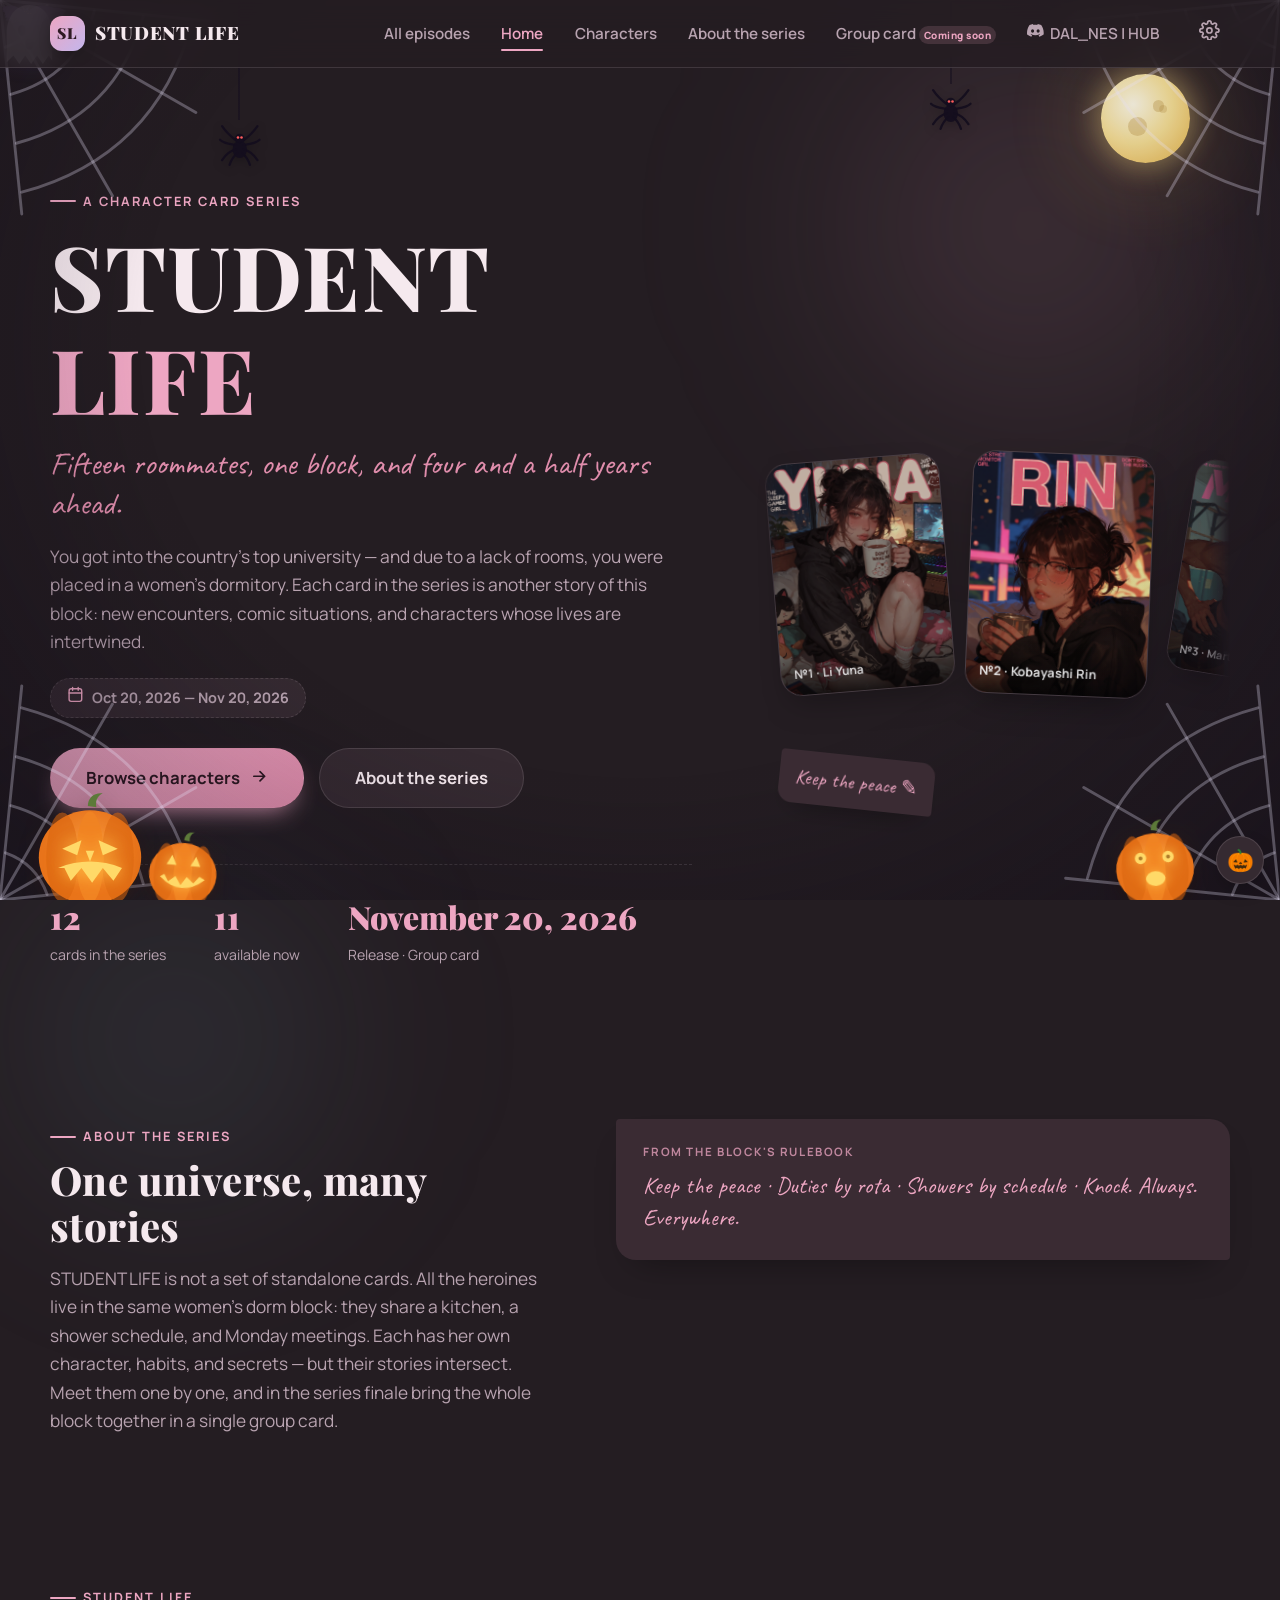
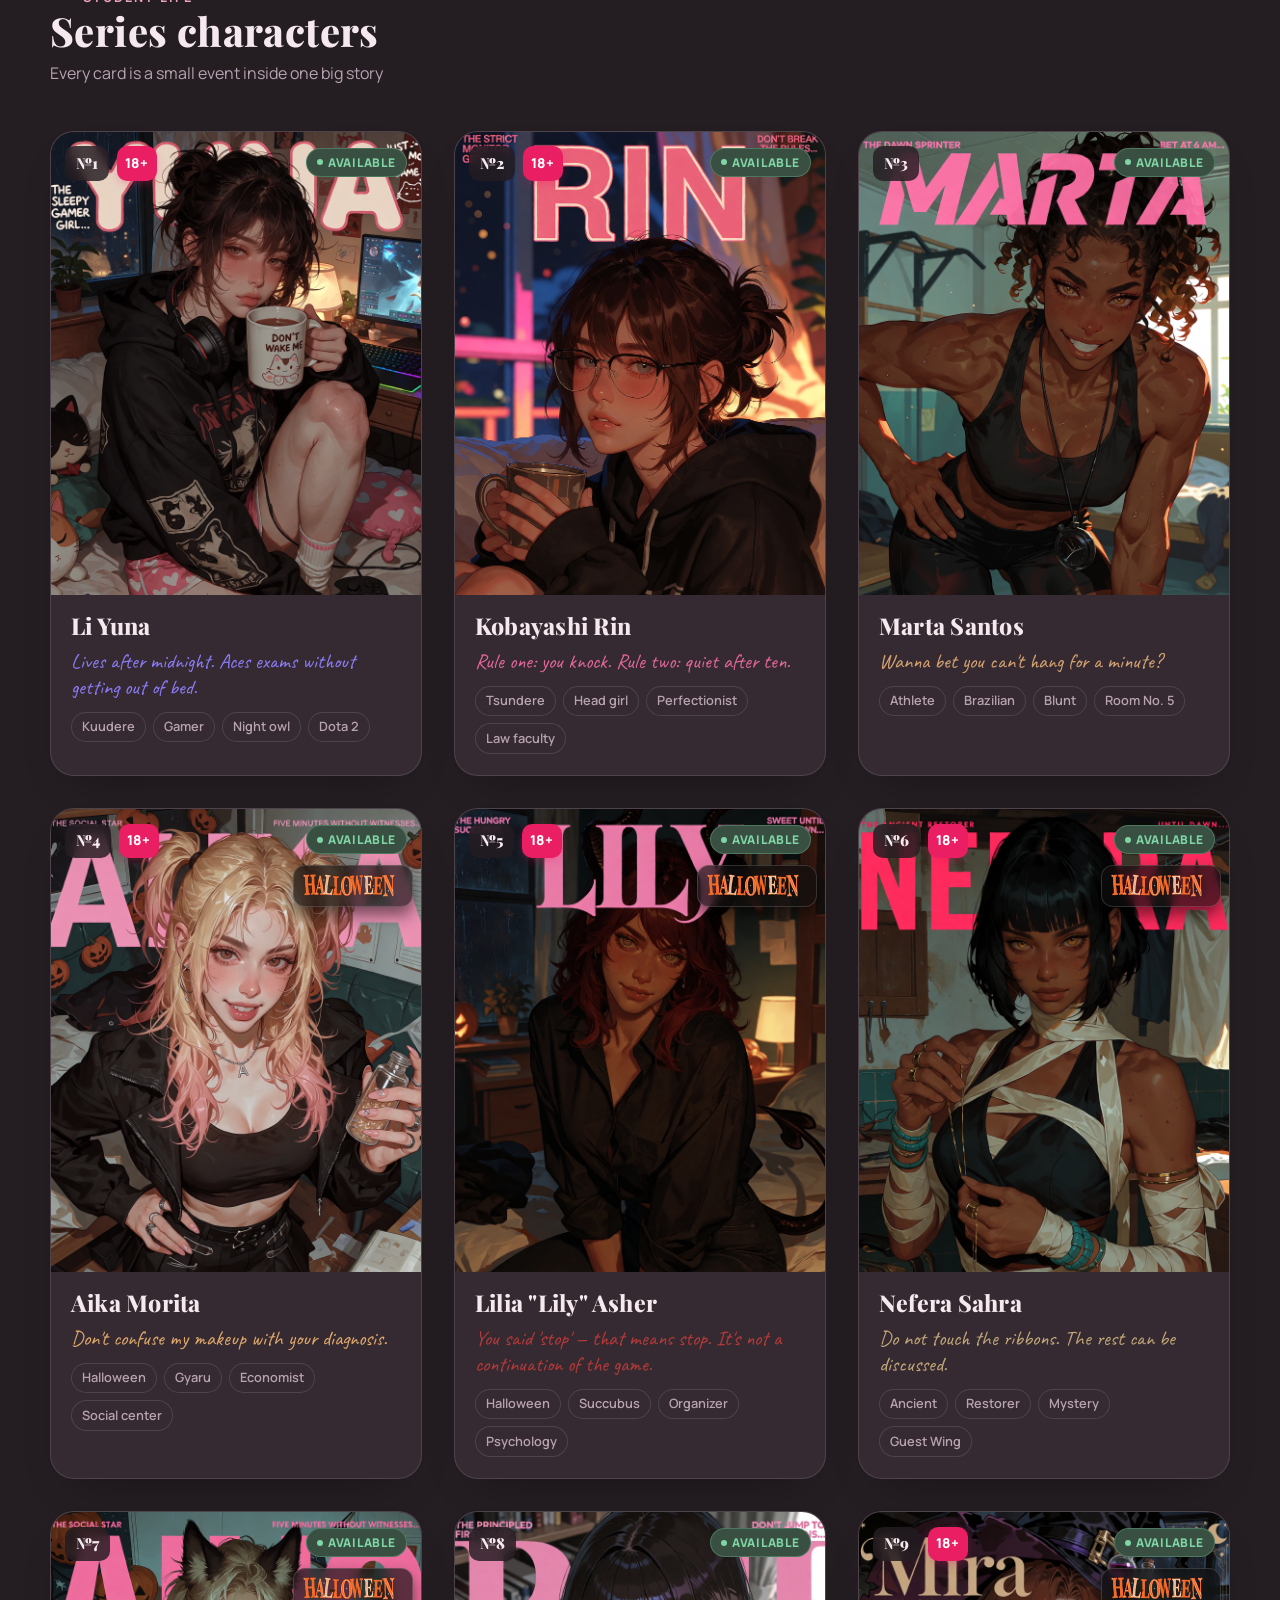
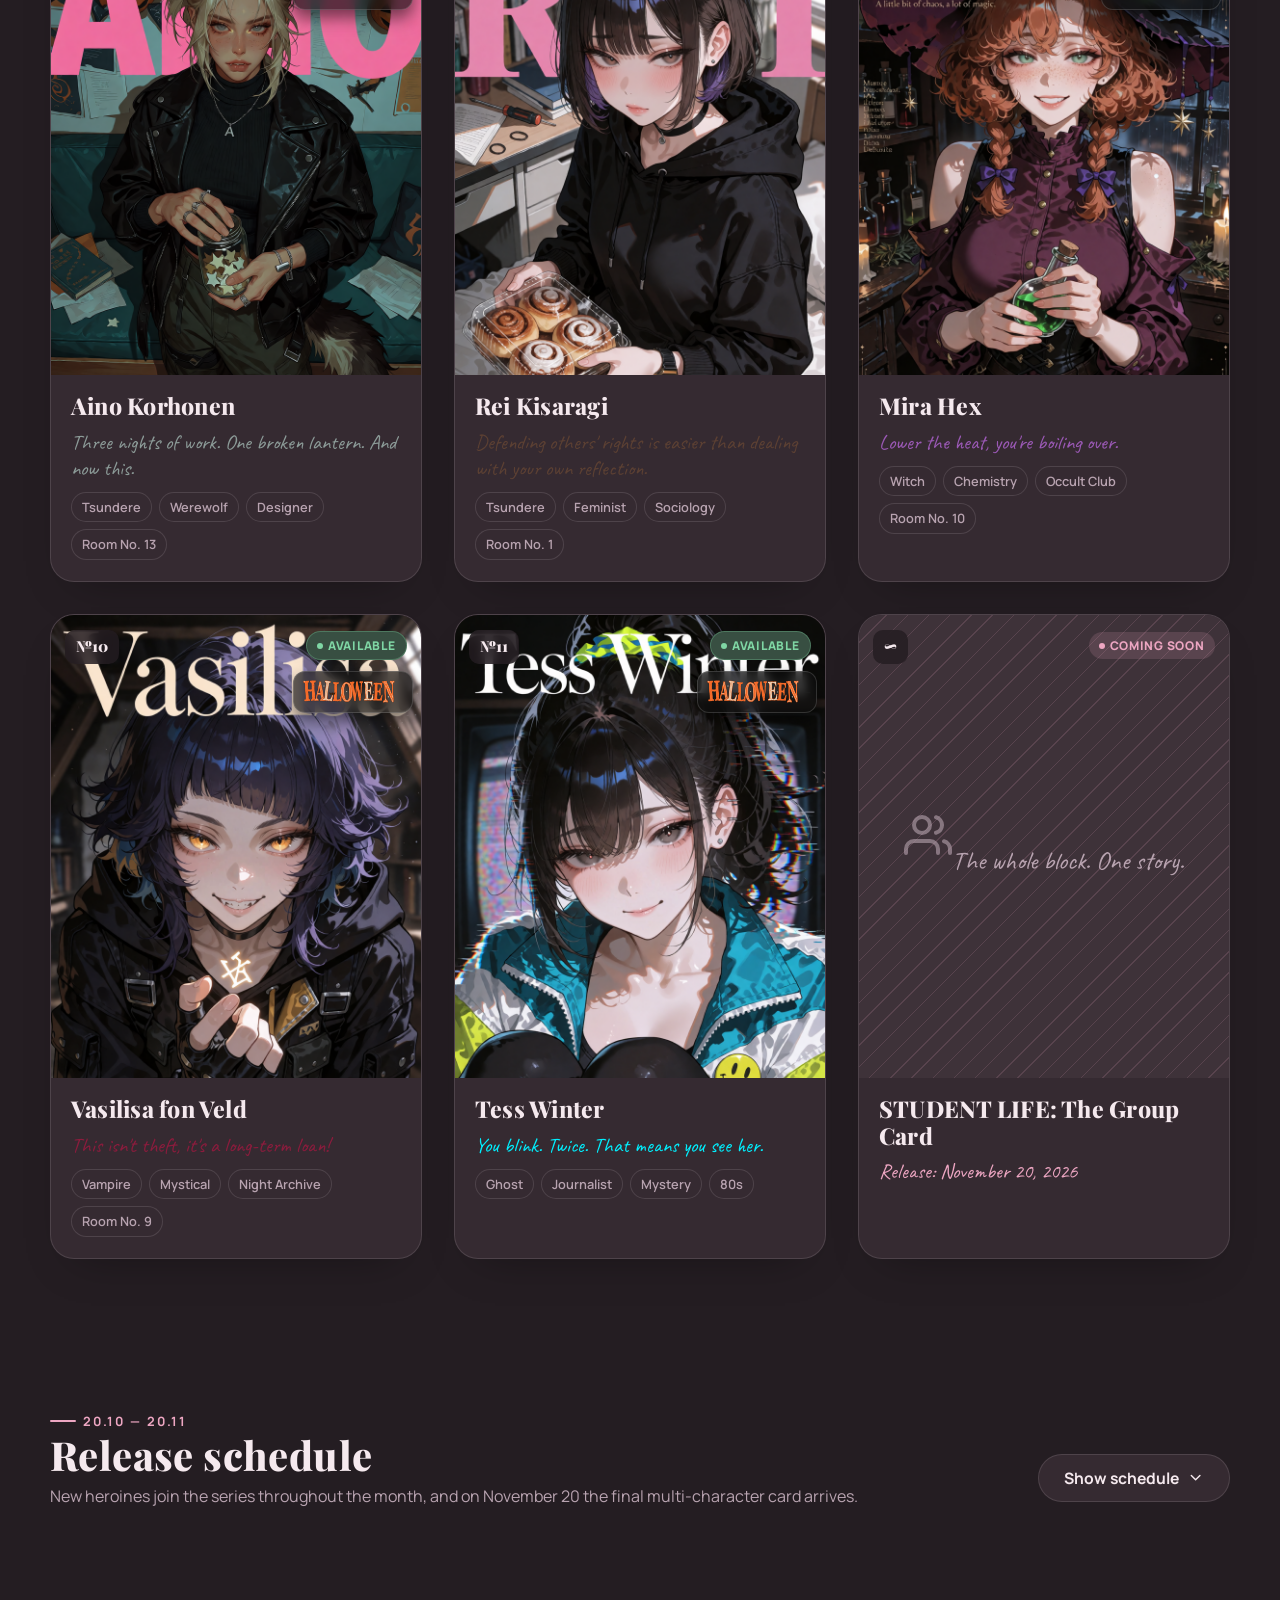
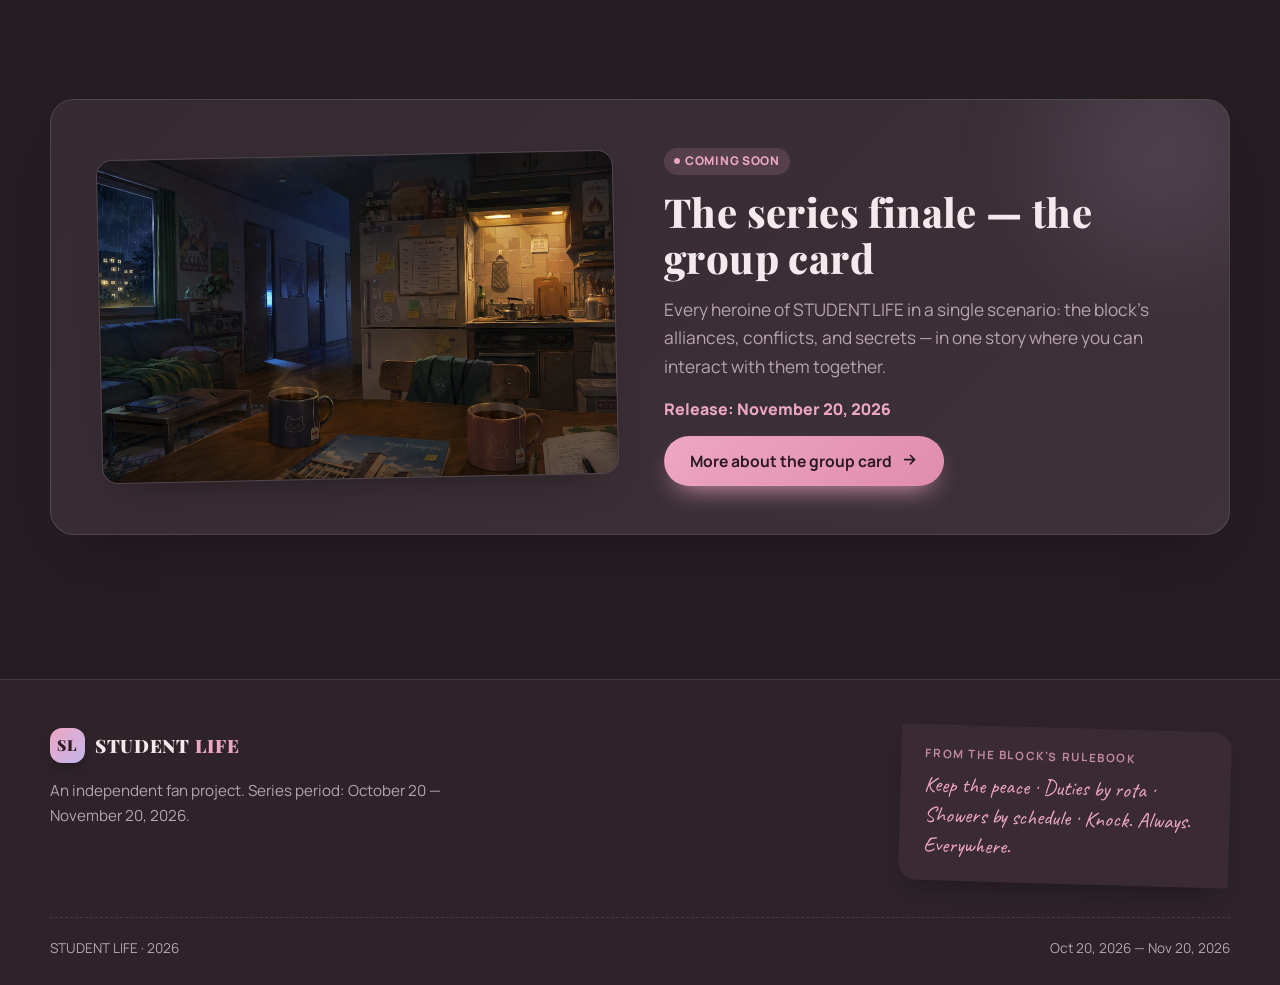
<file: index.html>
<!DOCTYPE html>
<html lang="en" data-theme="light" data-palette="classic">
<head>
  <meta charset="UTF-8" />
  <meta name="viewport" content="width=device-width, initial-scale=1.0" />
  <title>STUDENT LIFE — a series of character cards</title>
  <meta name="description" content="STUDENT LIFE — серия связанных карточек персонажей о студенческой жизни в женском общежитии главного университета страны. 20.10.2026 — 20.11.2026." />
  <link rel="preconnect" href="https://fonts.googleapis.com" />
  <link rel="preconnect" href="https://fonts.gstatic.com" crossorigin />
  <link href="https://fonts.googleapis.com/css2?family=Playfair+Display:wght@700;800;900&family=Manrope:wght@400;600;700;800&family=Caveat:wght@500;700&display=swap" rel="stylesheet" />
  <link rel="stylesheet" href="css/base.css" />
  <link rel="stylesheet" href="css/layout.css" />
  <link rel="stylesheet" href="css/components.css" />
  <link rel="stylesheet" href="css/pages.css" />
  <link rel="stylesheet" href="css/responsive.css" />
  <link rel="stylesheet" href="css/halloween.css" />
  <link rel="icon" href="data:image/svg+xml,%3Csvg xmlns='http://www.w3.org/2000/svg' viewBox='0 0 32 32'%3E%3Crect width='32' height='32' rx='8' fill='%23e76f51'/%3E%3Ctext x='16' y='22' font-family='Georgia' font-size='15' font-weight='bold' text-anchor='middle' fill='white'%3ESL%3C/text%3E%3C/svg%3E" />
</head>
<body data-page="home">
  <a class="skip-link" href="#main" data-i18n="a11y.skipToContent">Перейти к содержимому</a>

  <main id="main">
    
    <section class="hero container" id="hero" aria-label="STUDENT LIFE"></section>

    
    <section class="section container" id="about">
      <div class="about-block">
        <div class="reveal">
          <span class="kicker" data-i18n="navigation.about">О серии</span>
          <h2 class="h-section" data-i18n="home.aboutTitle" style="margin-top:.6rem">Одна вселенная, много историй</h2>
          <p class="lead" data-i18n="home.aboutText" style="margin-top:1rem"></p>
        </div>
        <aside class="about-block__note reveal">
          <strong data-i18n="footer.scheduleTitle">Из журнала блока</strong>
          <span data-i18n="footer.scheduleItems"></span>
        </aside>
      </div>
    </section>

    
    <section class="section container" id="catalog">
      <div class="section-head reveal">
        <div>
          <span class="kicker">STUDENT LIFE</span>
          <h2 class="h-section" data-i18n="home.catalogTitle">Персонажи серии</h2>
          <p data-i18n="home.catalogSubtitle"></p>
        </div>
      </div>
      <div id="catalog-grid"></div>
    </section>

  
    <section class="section container">
      <div class="section-head reveal">
        <div>
          <span class="kicker">20.10 — 20.11</span>
          <h2 class="h-section" data-i18n="home.timelineTitle">Как выходят карточки</h2>
          <p data-i18n="home.timelineText"></p>
        </div>
        
        <button class="btn btn--ghost timeline-toggle" id="timeline-toggle" type="button" aria-expanded="false">
          <span data-i18n="home.timelineExpand">Показать расписание</span>
          <svg class="icon timeline-toggle__icon" viewBox="0 0 24 24" fill="none" stroke="currentColor" stroke-width="2" stroke-linecap="round" stroke-linejoin="round" aria-hidden="true"><path d="M6 9l6 6 6-6"/></svg>
        </button>
      </div>
      
      <div id="timeline" class="timeline-collapse"></div>
    </section>

    
    <section class="section container" id="group-teaser" aria-label="Group card"></section>
  </main>

  <noscript>
    <p style="padding:2rem;text-align:center">Для работы сайта необходим включённый JavaScript.</p>
  </noscript>

  <script src="js/utils.js"></script>
  <script src="js/data-loader.js"></script>
  <script src="js/i18n.js"></script>
  <script src="js/settings.js"></script>
  <script src="js/components.js"></script>
  <script src="js/gallery.js"></script>
  <script src="js/audio-player.js"></script>
  <script src="js/app.js"></script>
  <script src="js/halloween.js"></script>
  <script src="js/pages/home.js"></script>
</body>
</html>
</file>
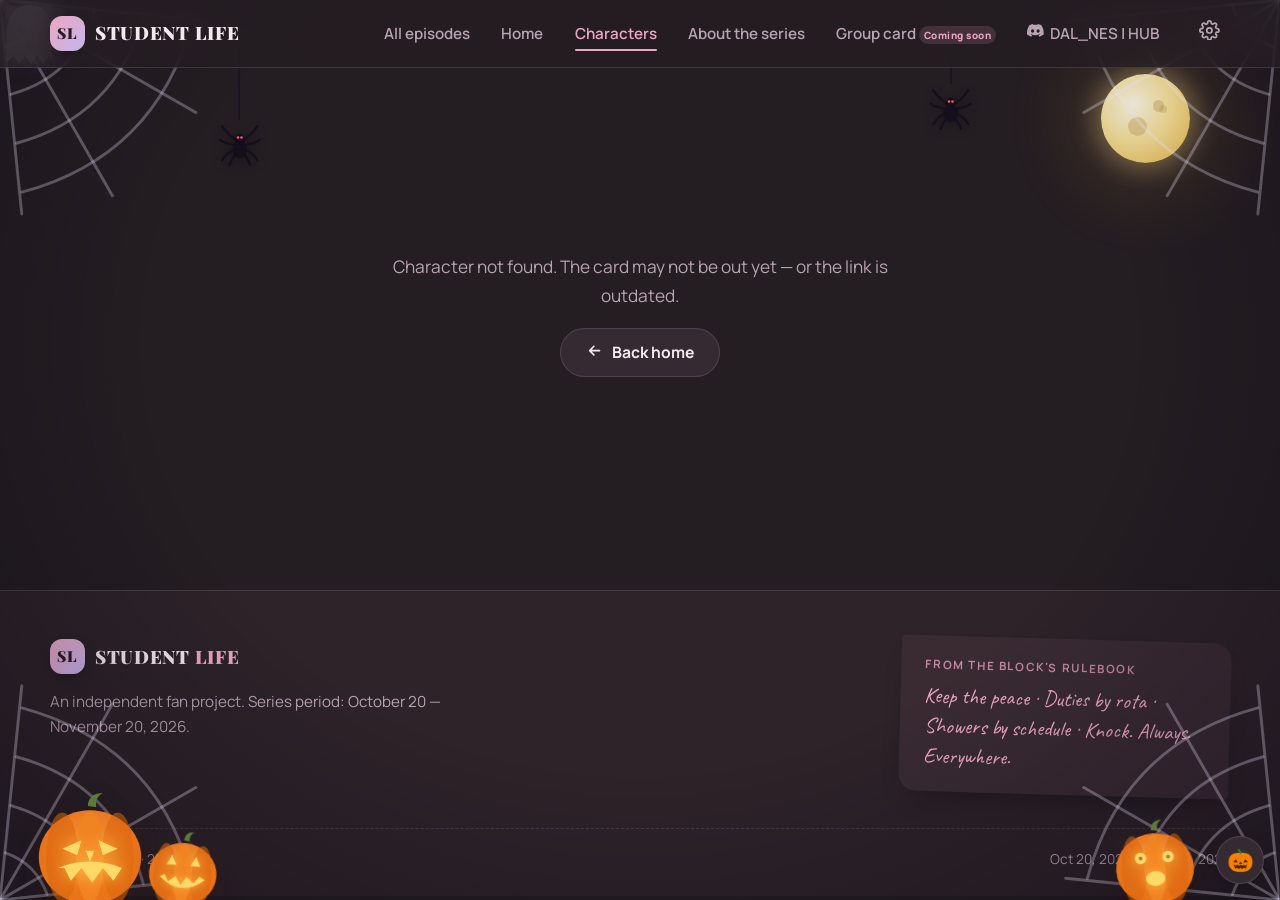
<file: character.html>
<!DOCTYPE html>
<html lang="en" data-theme="light" data-palette="classic">
<head>
  <meta charset="UTF-8" />
  <meta name="viewport" content="width=device-width, initial-scale=1.0" />
  <title>Character — STUDENT LIFE</title>
  <meta name="description" content="Страница персонажа серии STUDENT LIFE: биография, галерея, музыка и переход к общению." />
  <link rel="preconnect" href="https://fonts.googleapis.com" />
  <link rel="preconnect" href="https://fonts.gstatic.com" crossorigin />
  <link href="https://fonts.googleapis.com/css2?family=Playfair+Display:wght@700;800;900&family=Manrope:wght@400;600;700;800&family=Caveat:wght@500;700&display=swap" rel="stylesheet" />
  <link rel="stylesheet" href="css/base.css" />
  <link rel="stylesheet" href="css/layout.css" />
  <link rel="stylesheet" href="css/components.css" />
  <link rel="stylesheet" href="css/pages.css" />
  <link rel="stylesheet" href="css/responsive.css" />
  <link rel="stylesheet" href="css/halloween.css" />
  <link rel="icon" href="data:image/svg+xml,%3Csvg xmlns='http://www.w3.org/2000/svg' viewBox='0 0 32 32'%3E%3Crect width='32' height='32' rx='8' fill='%23e76f51'/%3E%3Ctext x='16' y='22' font-family='Georgia' font-size='15' font-weight='bold' text-anchor='middle' fill='white'%3ESL%3C/text%3E%3C/svg%3E" />
</head>
<body data-page="character">
  <a class="skip-link" href="#main" data-i18n="a11y.skipToContent">Перейти к содержимому</a>

  <main id="main">
    <div id="character-main"></div>
  </main>

  <noscript>
    <p style="padding:2rem;text-align:center">Для работы сайта необходим включённый JavaScript.</p>
  </noscript>

  <script src="js/utils.js"></script>
  <script src="js/data-loader.js"></script>
  <script src="js/i18n.js"></script>
  <script src="js/settings.js"></script>
  <script src="js/components.js"></script>
  <script src="js/gallery.js"></script>
  <script src="js/audio-player.js"></script>
  <script src="js/app.js"></script>
  <script src="js/halloween.js"></script>
  <script src="js/pages/character.js"></script>
</body>
</html>
</file>
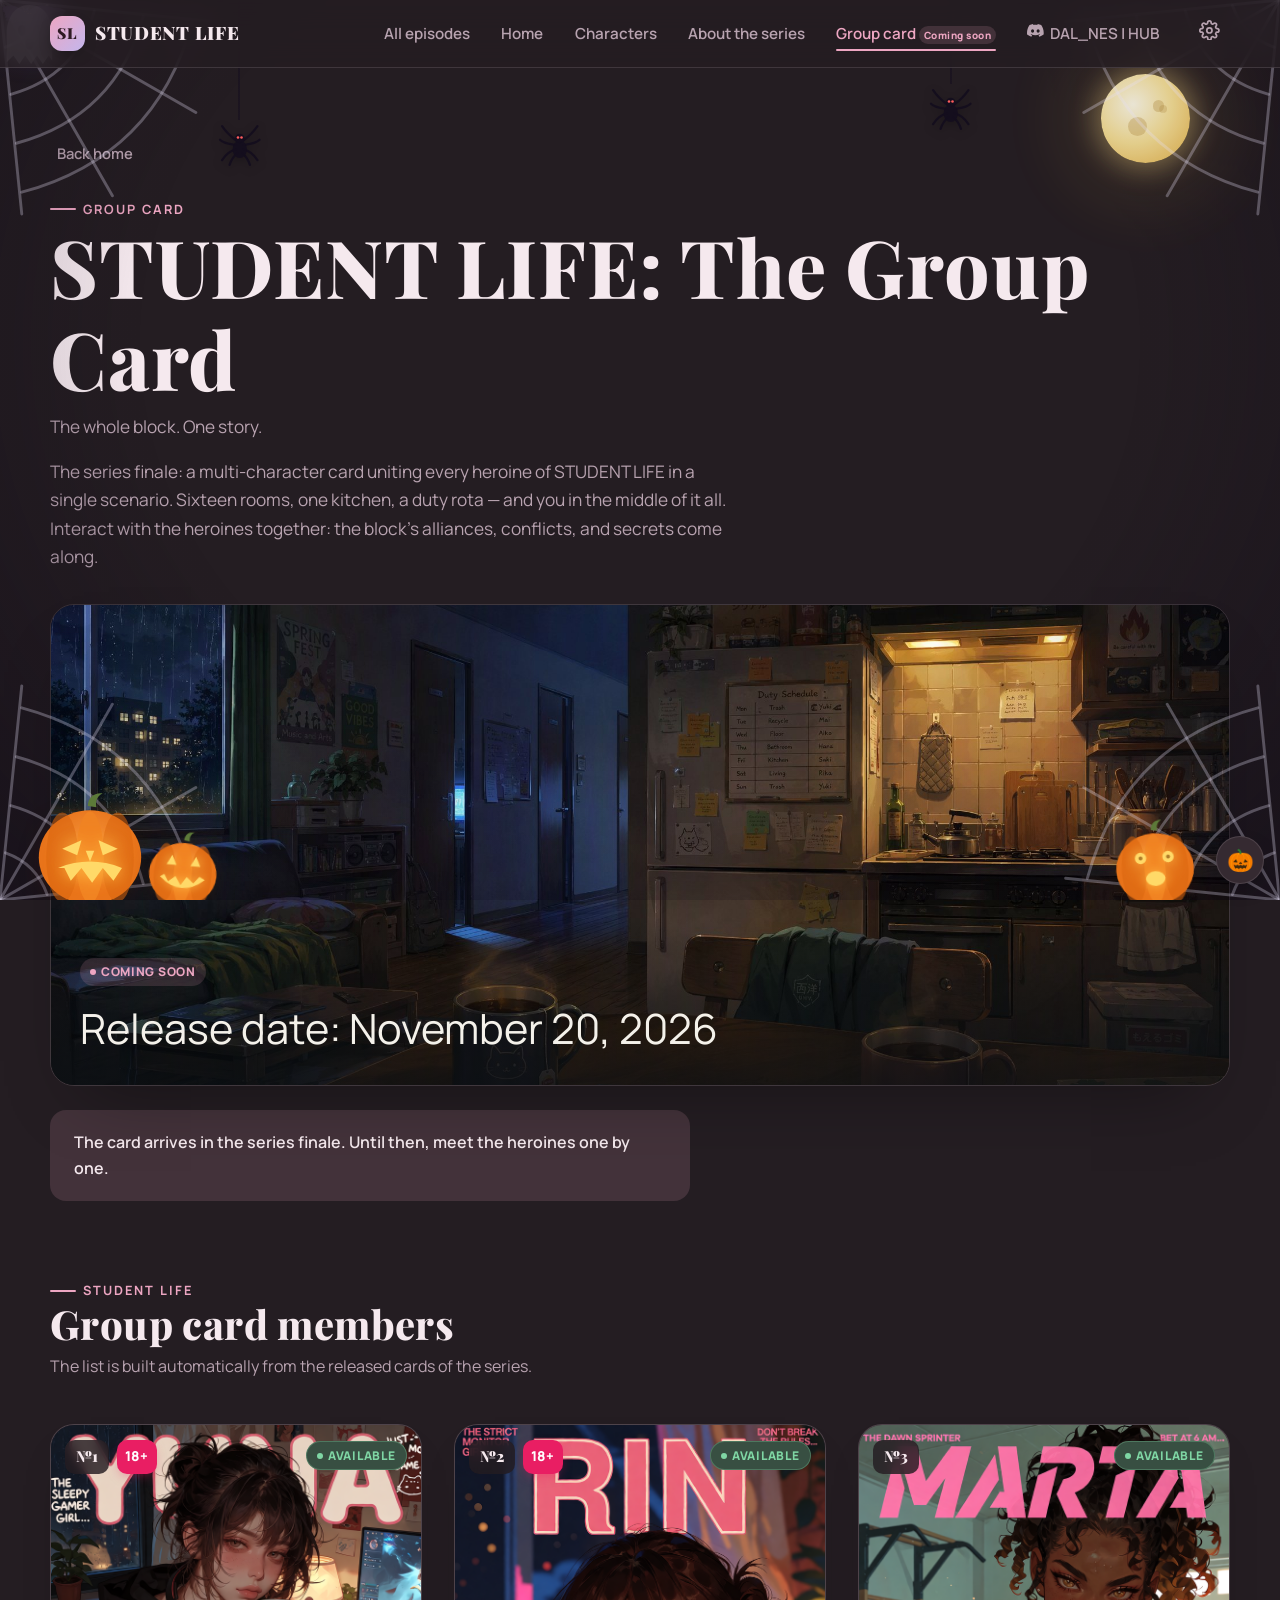
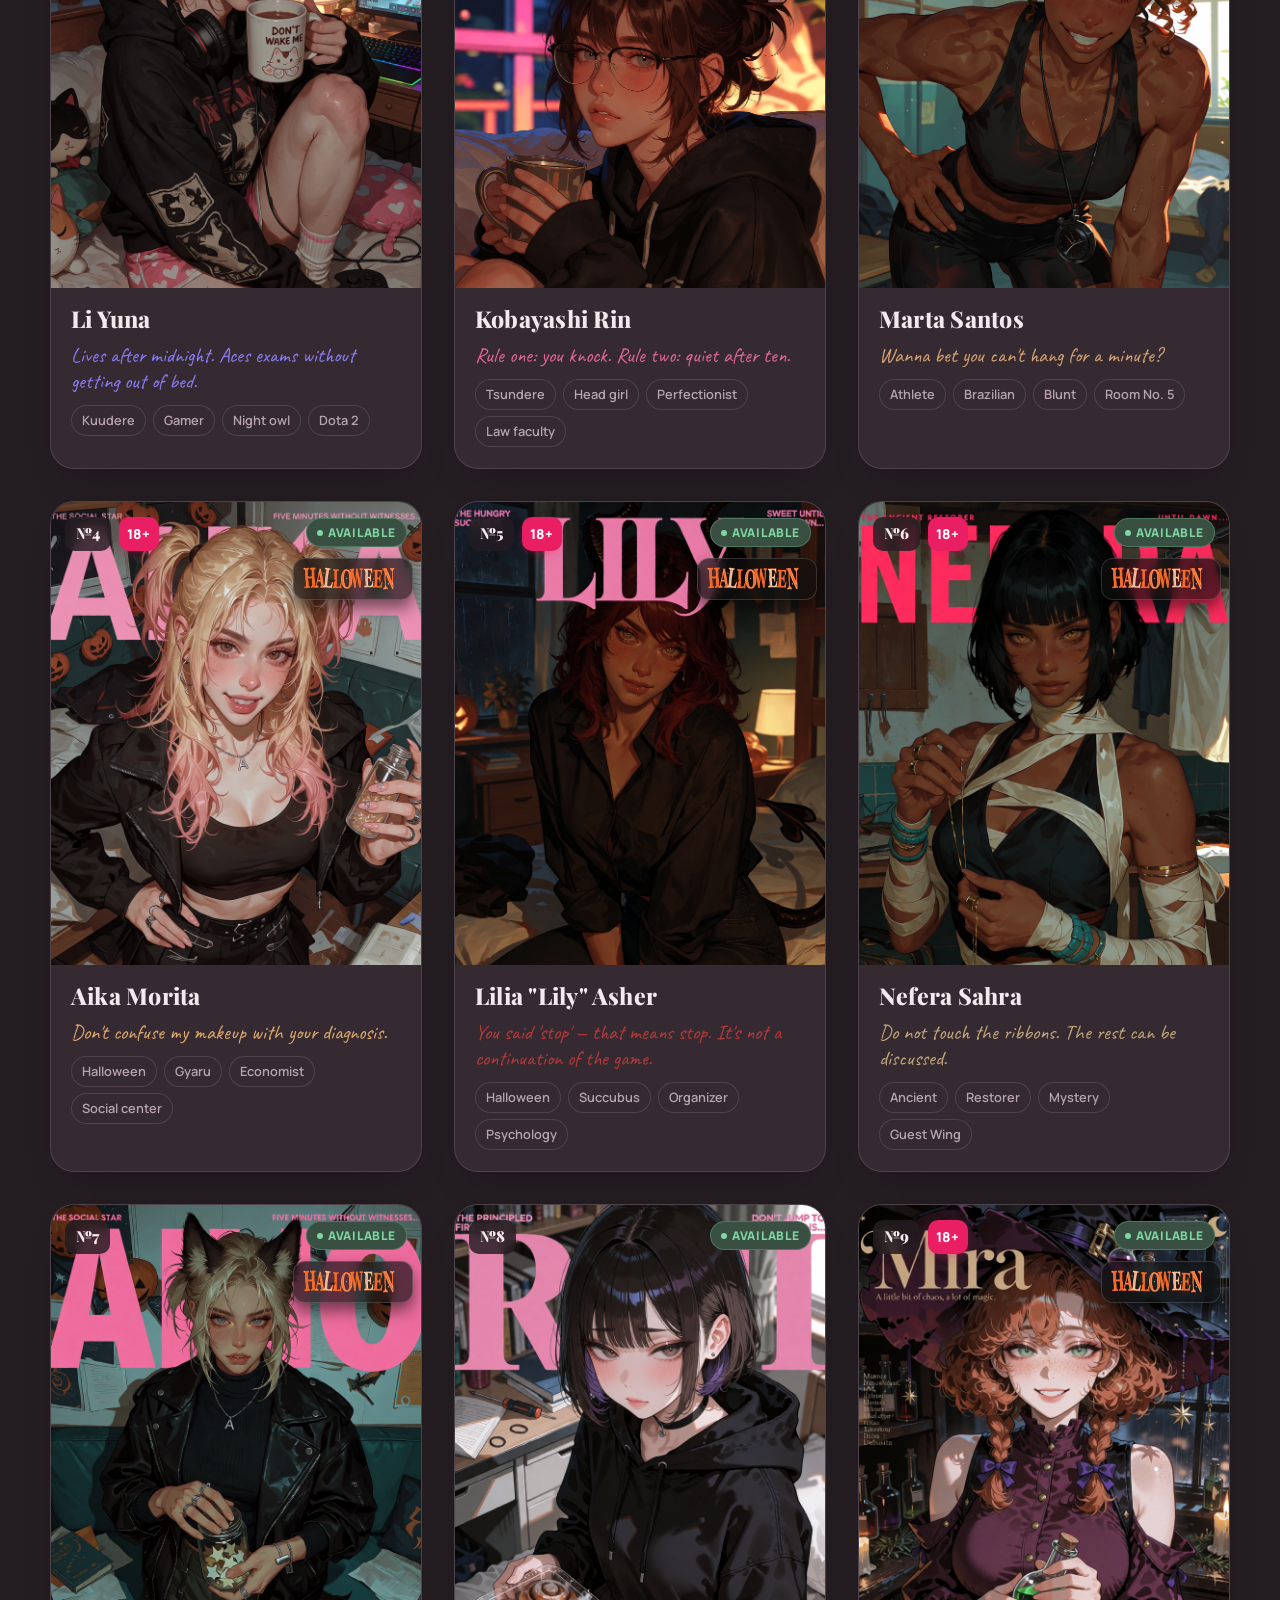
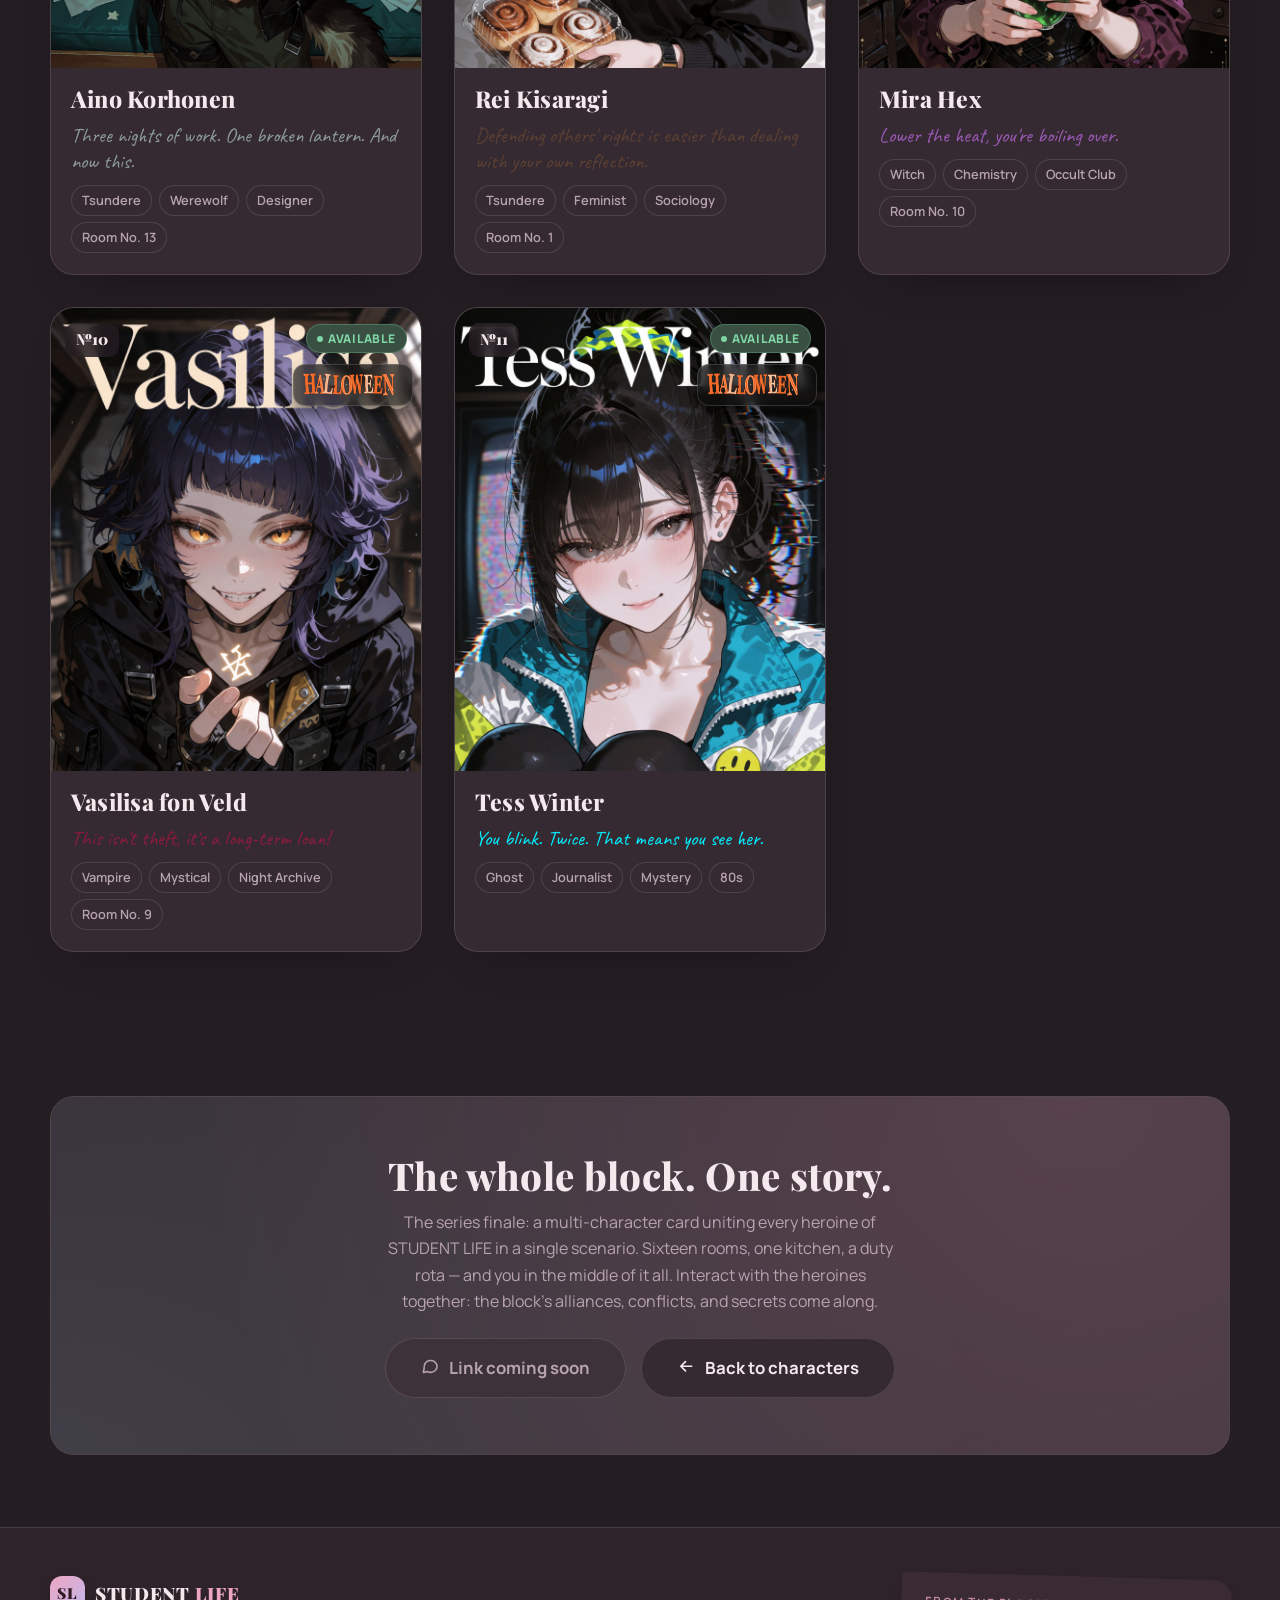
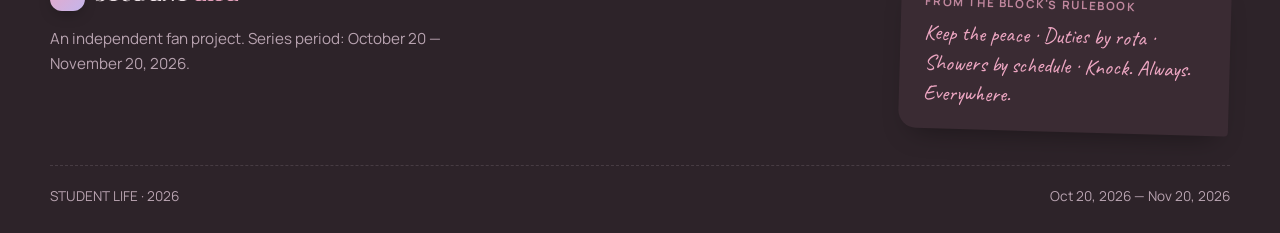
<file: group.html>
<!DOCTYPE html>
<html lang="en" data-theme="light" data-palette="classic">
<head>
  <meta charset="UTF-8" />
  <meta name="viewport" content="width=device-width, initial-scale=1.0" />
  <title>General card — STUDENT LIFE</title>
  <meta name="description" content="Финальная мультиперсонажная карточка серии STUDENT LIFE: все героини общежития в одном сценарии." />
  <link rel="preconnect" href="https://fonts.googleapis.com" />
  <link rel="preconnect" href="https://fonts.gstatic.com" crossorigin />
  <link href="https://fonts.googleapis.com/css2?family=Playfair+Display:wght@700;800;900&family=Manrope:wght@400;600;700;800&family=Caveat:wght@500;700&display=swap" rel="stylesheet" />
  <link rel="stylesheet" href="css/base.css" />
  <link rel="stylesheet" href="css/layout.css" />
  <link rel="stylesheet" href="css/components.css" />
  <link rel="stylesheet" href="css/pages.css" />
  <link rel="stylesheet" href="css/responsive.css" />
  <link rel="stylesheet" href="css/halloween.css" />
  <link rel="icon" href="data:image/svg+xml,%3Csvg xmlns='http://www.w3.org/2000/svg' viewBox='0 0 32 32'%3E%3Crect width='32' height='32' rx='8' fill='%23e76f51'/%3E%3Ctext x='16' y='22' font-family='Georgia' font-size='15' font-weight='bold' text-anchor='middle' fill='white'%3ESL%3C/text%3E%3C/svg%3E" />
</head>
<body data-page="group">
  <a class="skip-link" href="#main" data-i18n="a11y.skipToContent">Перейти к содержимому</a>

  <main id="main">
    <div id="group-main"></div>
  </main>

  <noscript>
    <p style="padding:2rem;text-align:center">Для работы сайта необходим включённый JavaScript.</p>
  </noscript>

  <script src="js/utils.js"></script>
  <script src="js/data-loader.js"></script>
  <script src="js/i18n.js"></script>
  <script src="js/settings.js"></script>
  <script src="js/components.js"></script>
  <script src="js/gallery.js"></script>
  <script src="js/audio-player.js"></script>
  <script src="js/app.js"></script>
  <script src="js/halloween.js"></script>
  <script src="js/pages/group.js"></script>
</body>
</html>
</file>
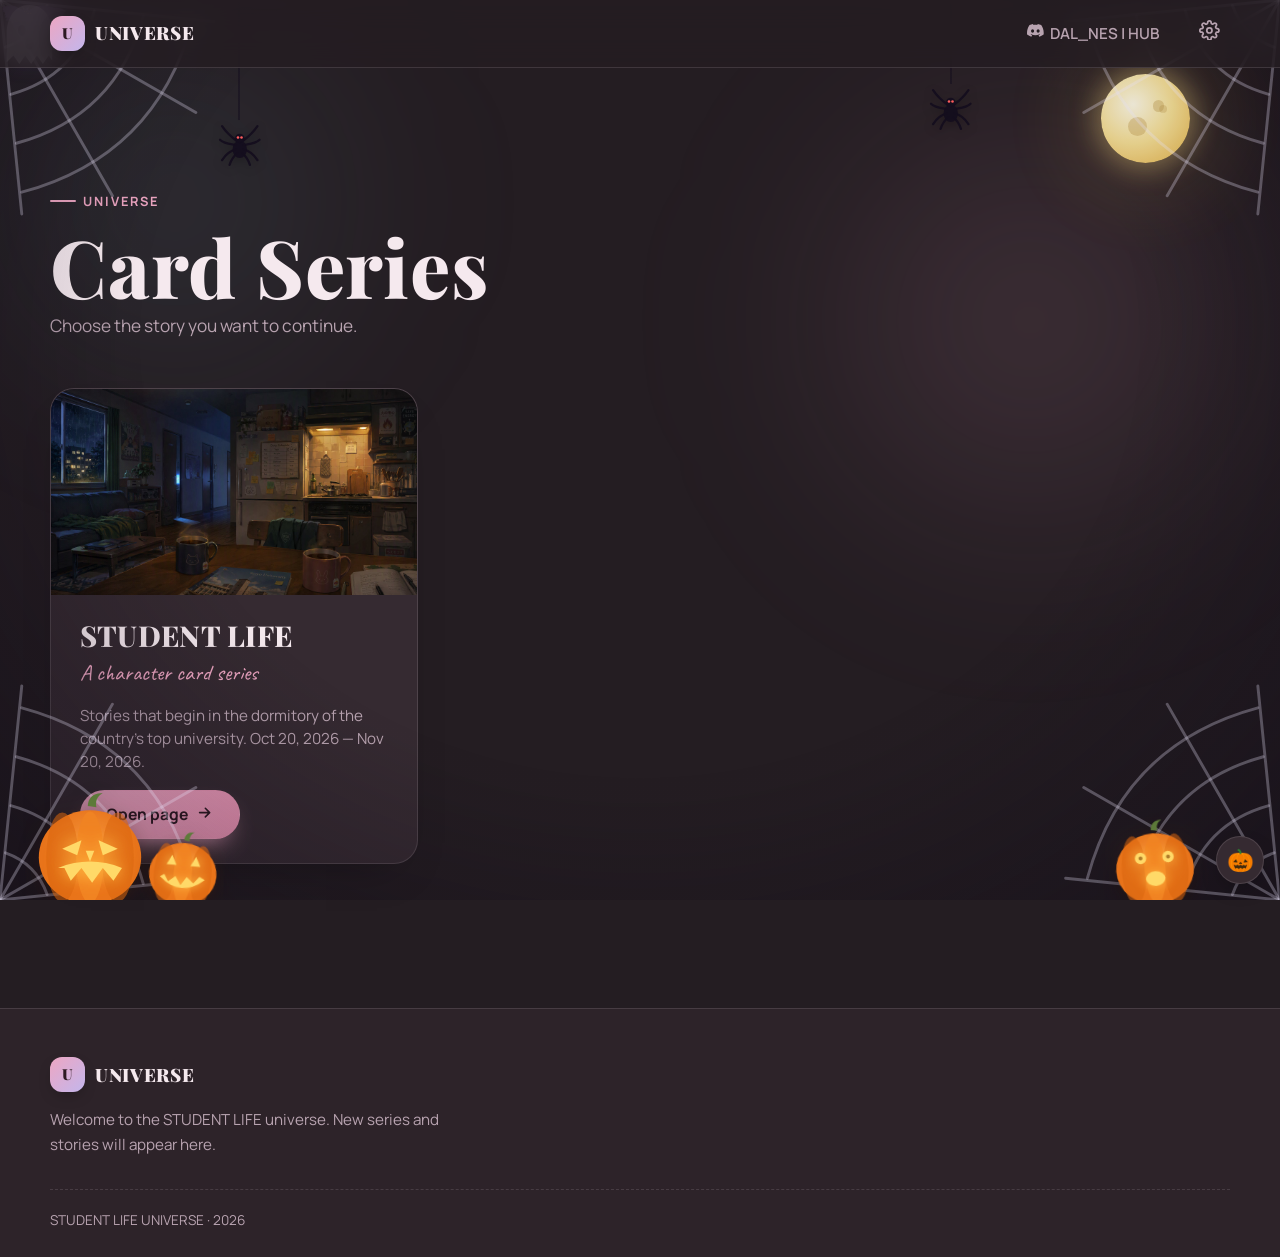
<file: hub.html>
<!DOCTYPE html>
<html lang="en" data-theme="light" data-palette="classic">
<head>
  <meta charset="UTF-8" />
  <meta name="viewport" content="width=device-width, initial-scale=1.0" />
  <title>All episodes — STUDENT LIFE Universe</title>
  <meta name="description" content="Главное меню вселенной STUDENT LIFE. Выберите серию карточек." />
  <link rel="preconnect" href="https://fonts.googleapis.com" />
  <link rel="preconnect" href="https://fonts.gstatic.com" crossorigin />
  <link href="https://fonts.googleapis.com/css2?family=Playfair+Display:wght@700;800;900&family=Manrope:wght@400;600;700;800&family=Caveat:wght@500;700&display=swap" rel="stylesheet" />
  <link rel="stylesheet" href="css/base.css" />
  <link rel="stylesheet" href="css/layout.css" />
  <link rel="stylesheet" href="css/components.css" />
  <link rel="stylesheet" href="css/pages.css" />
  <link rel="stylesheet" href="css/responsive.css" />
  <link rel="stylesheet" href="css/halloween.css" />
  <link rel="icon" href="data:image/svg+xml,%3Csvg xmlns='http://www.w3.org/2000/svg' viewBox='0 0 32 32'%3E%3Crect width='32' height='32' rx='8' fill='%23e76f51'/%3E%3Ctext x='16' y='22' font-family='Georgia' font-size='15' font-weight='bold' text-anchor='middle' fill='white'%3ESL%3C/text%3E%3C/svg%3E" />
</head>
<body data-page="hub">
  <a class="skip-link" href="#main" data-i18n="a11y.skipToContent">Перейти к содержимому</a>

  <main id="main">
    <section class="hero container" style="padding-bottom: 2rem;">
      <span class="kicker" data-i18n="hub.kicker">Вселенная</span>
      <h1 class="h-display" style="margin-top: 0.5rem;" data-i18n="hub.title">Серии карточек</h1>
      <p class="lead" data-i18n="hub.subtitle">Выберите историю, которую хотите продолжить.</p>
    </section>

    <section class="section container" id="hub-main" style="padding-top: 1rem;">
      
    </section>
  </main>

  <noscript>
    <p style="padding:2rem;text-align:center">Для работы сайта необходим включённый JavaScript.</p>
  </noscript>

  <script src="js/utils.js"></script>
  <script src="js/data-loader.js"></script>
  <script src="js/i18n.js"></script>
  <script src="js/settings.js"></script>
  <script src="js/components.js"></script>
  <script src="js/gallery.js"></script>
  <script src="js/audio-player.js"></script>
  <script src="js/app.js"></script>
  <script src="js/halloween.js"></script>
  <script src="js/pages/hub.js"></script>
</body>
</html>
</file>
<file: css/base.css>
:root,
:root[data-palette="classic"] {
  --bg: #f7f2e7;
  --bg-soft: #efe7d6;
  --surface: #fffdf7;
  --surface-2: #f3ecdc;
  --text: #22333c;
  --text-muted: #5d6d74;
  --accent: #e76f51;
  --accent-strong: #d45a3a;
  --accent-2: #e9c46a;
  --accent-soft: rgba(231, 111, 81, 0.14);
  --on-accent: #fffdf7;
  --border: rgba(34, 51, 60, 0.14);
  --shadow: rgba(38, 70, 83, 0.16);
  --glow: rgba(233, 196, 106, 0.35);
  --note: #fdf3c8;
  --note-text: #6b5d2a;
  --hero-grad-1: rgba(233, 196, 106, 0.5);
  --hero-grad-2: rgba(231, 111, 81, 0.22);
  --hero-grad-3: rgba(168, 218, 220, 0.35);
}
:root[data-palette="pastel"] {
  --bg: #fbf4f0;
  --bg-soft: #f6e7e2;
  --surface: #fffdfc;
  --surface-2: #f8ecec;
  --text: #4a3a44;
  --text-muted: #8a7280;
  --accent: #e08dac;
  --accent-strong: #c97395;
  --accent-2: #b5a8e0;
  --accent-soft: rgba(224, 141, 172, 0.16);
  --on-accent: #fffdfc;
  --border: rgba(74, 58, 68, 0.13);
  --shadow: rgba(122, 86, 104, 0.16);
  --glow: rgba(181, 168, 224, 0.32);
  --note: #fdeef3;
  --note-text: #8a5470;
  --hero-grad-1: rgba(224, 141, 172, 0.35);
  --hero-grad-2: rgba(181, 168, 224, 0.3);
  --hero-grad-3: rgba(168, 218, 220, 0.35);
}
:root[data-palette="rose"] {
  --bg: #f7f0fa;
  --bg-soft: #efe2f4;
  --surface: #fefcff;
  --surface-2: #f4e9f8;
  --text: #3c2a4a;
  --text-muted: #7a6588;
  --accent: #b45ad0;
  --accent-strong: #9a41b8;
  --accent-2: #e0679a;
  --accent-soft: rgba(180, 90, 208, 0.15);
  --on-accent: #fefcff;
  --border: rgba(60, 42, 74, 0.14);
  --shadow: rgba(88, 54, 110, 0.18);
  --glow: rgba(224, 103, 154, 0.3);
  --note: #f6e4f2;
  --note-text: #7c3f6e;
  --hero-grad-1: rgba(180, 90, 208, 0.32);
  --hero-grad-2: rgba(224, 103, 154, 0.28);
  --hero-grad-3: rgba(233, 196, 106, 0.28);
}
:root[data-palette="cold"] {
  --bg: #eef3f6;
  --bg-soft: #e2ebf0;
  --surface: #fbfdfe;
  --surface-2: #e8f0f4;
  --text: #1f2f3a;
  --text-muted: #5b7282;
  --accent: #3e7cb1;
  --accent-strong: #2d6394;
  --accent-2: #7fb8c9;
  --accent-soft: rgba(62, 124, 177, 0.14);
  --on-accent: #fbfdfe;
  --border: rgba(31, 47, 58, 0.14);
  --shadow: rgba(31, 58, 74, 0.16);
  --glow: rgba(127, 184, 201, 0.35);
  --note: #e2eef3;
  --note-text: #33586b;
  --hero-grad-1: rgba(62, 124, 177, 0.3);
  --hero-grad-2: rgba(127, 184, 201, 0.32);
  --hero-grad-3: rgba(233, 196, 106, 0.22);
}

:root[data-theme="dark"][data-palette="classic"] {
  --bg: #16242c;
  --bg-soft: #1b2d37;
  --surface: #20333d;
  --surface-2: #263d48;
  --text: #f2ead9;
  --text-muted: #a8b4b4;
  --accent: #f4a261;
  --accent-strong: #e78a45;
  --accent-2: #e9c46a;
  --accent-soft: rgba(244, 162, 97, 0.16);
  --on-accent: #26160c;
  --border: rgba(242, 234, 217, 0.14);
  --shadow: rgba(0, 0, 0, 0.4);
  --glow: rgba(233, 196, 106, 0.22);
  --note: #3a3423;
  --note-text: #e9c46a;
  --hero-grad-1: rgba(233, 196, 106, 0.18);
  --hero-grad-2: rgba(244, 162, 97, 0.14);
  --hero-grad-3: rgba(127, 184, 201, 0.16);
}
:root[data-theme="dark"][data-palette="pastel"] {
  --bg: #241d22;
  --bg-soft: #2d2329;
  --surface: #352a31;
  --surface-2: #3e3239;
  --text: #f5e9ee;
  --text-muted: #b8a3b0;
  --accent: #eda6c2;
  --accent-strong: #e08dac;
  --accent-2: #c3b6ec;
  --accent-soft: rgba(237, 166, 194, 0.15);
  --on-accent: #2e1a23;
  --border: rgba(245, 233, 238, 0.13);
  --shadow: rgba(0, 0, 0, 0.4);
  --glow: rgba(195, 182, 236, 0.2);
  --note: #3a2b33;
  --note-text: #eda6c2;
  --hero-grad-1: rgba(237, 166, 194, 0.16);
  --hero-grad-2: rgba(195, 182, 236, 0.15);
  --hero-grad-3: rgba(127, 184, 201, 0.14);
}
:root[data-theme="dark"][data-palette="rose"] {
  --bg: #221a2b;
  --bg-soft: #2a2036;
  --surface: #332744;
  --surface-2: #3c2f50;
  --text: #f1e8f7;
  --text-muted: #b3a2c2;
  --accent: #cf8ae4;
  --accent-strong: #c06ede;
  --accent-2: #ed87b4;
  --accent-soft: rgba(207, 138, 228, 0.16);
  --on-accent: #2b1236;
  --border: rgba(241, 232, 247, 0.13);
  --shadow: rgba(0, 0, 0, 0.42);
  --glow: rgba(237, 135, 180, 0.2);
  --note: #3d2c42;
  --note-text: #ed87b4;
  --hero-grad-1: rgba(207, 138, 228, 0.17);
  --hero-grad-2: rgba(237, 135, 180, 0.14);
  --hero-grad-3: rgba(233, 196, 106, 0.12);
}
:root[data-theme="dark"][data-palette="cold"] {
  --bg: #131e26;
  --bg-soft: #182631;
  --surface: #1f303d;
  --surface-2: #263a48;
  --text: #e6eff4;
  --text-muted: #9db3bf;
  --accent: #6ba8d4;
  --accent-strong: #5395c8;
  --accent-2: #8fc7d8;
  --accent-soft: rgba(107, 168, 212, 0.16);
  --on-accent: #0e1c26;
  --border: rgba(230, 239, 244, 0.13);
  --shadow: rgba(0, 0, 0, 0.42);
  --glow: rgba(143, 199, 216, 0.2);
  --note: #25394a;
  --note-text: #8fc7d8;
  --hero-grad-1: rgba(107, 168, 212, 0.16);
  --hero-grad-2: rgba(143, 199, 216, 0.15);
  --hero-grad-3: rgba(233, 196, 106, 0.1);
}

:root {
  --font-display: "Playfair Display", "PT Serif", Georgia, serif;
  --font-body: "Manrope", "Segoe UI", system-ui, sans-serif;
  --font-hand: "Caveat", "Segoe Script", cursive;

  --fs-scale: 1;
  --radius-s: 10px;
  --radius-m: 16px;
  --radius-l: 24px;
  --space-section: clamp(3.5rem, 8vw, 4.5rem);
  --container: 1180px;

  --transition: 0.25s cubic-bezier(0.4, 0, 0.2, 1);
  --transition-slow: 0.5s cubic-bezier(0.4, 0, 0.2, 1);

  color-scheme: light;
}
:root[data-theme="dark"] {
  color-scheme: dark;
}

*,
*::before,
*::after {
  box-sizing: border-box;
  margin: 0;
  padding: 0;
}
html {
  font-size: calc(100% * var(--fs-scale));
  scroll-behavior: smooth;
  -webkit-text-size-adjust: 100%;
}
body {
  font-family: var(--font-body);
  background: var(--bg);
  color: var(--text);
  line-height: 1.65;
  min-height: 100vh;
  transition: background-color var(--transition-slow), color var(--transition-slow);
  overflow-x: hidden;
}
img {
  max-width: 100%;
  display: block;
}
a {
  color: var(--accent);
  text-decoration: none;
}
a:hover {
  color: var(--accent-strong);
}
button {
  font: inherit;
  color: inherit;
  background: none;
  border: none;
  cursor: pointer;
}
ul,
ol {
  list-style: none;
}
:focus-visible {
  outline: 3px solid var(--accent);
  outline-offset: 3px;
  border-radius: 4px;
}

h1,
h2,
h3,
h4 {
  font-family: var(--font-display);
  font-weight: 800;
  line-height: 1.15;
  letter-spacing: 0.01em;
}
.h-display {
  font-size: clamp(2.6rem, 7vw, 5rem);
}
.h-section {
  font-size: clamp(1.7rem, 3.6vw, 2.5rem);
}
.h-sub {
  font-size: clamp(1.15rem, 2vw, 1.4rem);
}
.lead {
  font-size: 1.08rem;
  color: var(--text-muted);
  max-width: 62ch;
}
.kicker {
  display: inline-flex;
  align-items: center;
  gap: 0.55em;
  font-size: 0.8rem;
  font-weight: 700;
  letter-spacing: 0.16em;
  text-transform: uppercase;
  color: var(--accent);
}
.kicker::before {
  content: "";
  width: 2em;
  height: 2px;
  background: var(--accent);
  border-radius: 2px;
}
::selection {
  background: var(--accent);
  color: var(--on-accent);
}

.container {
  width: min(100% - 2.5rem, var(--container));
  margin-inline: auto;
}
.section {
  padding-block: var(--space-section);
}
.visually-hidden {
  position: absolute !important;
  width: 1px;
  height: 1px;
  margin: -1px;
  padding: 0;
  overflow: hidden;
  clip: rect(0 0 0 0);
  white-space: nowrap;
  border: 0;
}
.skip-link {
  position: fixed;
  top: -100%;
  left: 1rem;
  z-index: 300;
  padding: 0.7rem 1.2rem;
  background: var(--accent);
  color: var(--on-accent);
  border-radius: var(--radius-s);
  font-weight: 700;
  transition: top var(--transition);
}
.skip-link:focus {
  top: 1rem;
}

.reveal {
  opacity: 0;
  transform: translateY(26px);
  transition: opacity 0.7s ease, transform 0.7s cubic-bezier(0.22, 1, 0.36, 1);
}
.reveal.is-visible {
  opacity: 1;
  transform: none;
}

@media (prefers-reduced-motion: reduce) {
  html {
    scroll-behavior: auto;
  }
  *,
  *::before,
  *::after {
    animation-duration: 0.01ms !important;
    animation-iteration-count: 1 !important;
    transition-duration: 0.01ms !important;
  }
  .reveal {
    opacity: 1;
    transform: none;
  }
}


/* --- Custom Cursor & Scrollbar --- */


body, html {
    
    cursor: auto;
}


a, button, .char-card, .gallery-item, [role="button"], input[type="range"], .segmented button, .palette-option, .dropdown-toggle {
    
    cursor: pointer;
}

/* Минималистичный скроллбар (оставляем его) */
::-webkit-scrollbar {
    width: 10px;
    height: 10px;
}
::-webkit-scrollbar-track {
    background: var(--bg); 
    border-radius: 10px;
}
::-webkit-scrollbar-thumb {
    background: var(--accent-soft); 
    border-radius: 10px;
    border: 2px solid var(--bg);
    transition: background-color 0.3s ease;
}
::-webkit-scrollbar-thumb:hover {
    background: var(--accent); 
}

/* Скроллбар для Firefox */
* {
    scrollbar-width: thin;
    scrollbar-color: var(--accent-soft) var(--bg);
}
</file>
<file: css/layout.css>
.site-header {
  position: sticky;
  top: 0;
  z-index: 100;
  backdrop-filter: blur(14px);
  -webkit-backdrop-filter: blur(14px);
  background: color-mix(in srgb, var(--bg) 78%, transparent);
  border-bottom: 1px solid var(--border);
  transition: background-color var(--transition-slow);
}
.site-header__inner {
  display: flex;
  align-items: center;
  gap: 1rem;
  padding-block: 0.8rem;
}
.logo {
  display: inline-flex;
  align-items: center;
  gap: 0.6rem;
  color: var(--text);
  font-family: var(--font-display);
  font-weight: 900;
  font-size: 1.15rem;
  letter-spacing: 0.04em;
  white-space: nowrap;
}
.logo:hover {
  color: var(--text);
}
.logo__mark {
  display: grid;
  place-items: center;
  width: 2.2rem;
  height: 2.2rem;
  border-radius: 12px;
  background: linear-gradient(135deg, var(--accent), var(--accent-2));
  color: var(--on-accent);
  font-family: var(--font-display);
  font-size: 0.95rem;
  font-weight: 900;
  box-shadow: 0 6px 16px -6px var(--shadow);
}
.logo__text span {
  color: var(--accent);
}

.main-nav {
  margin-left: auto;
  display: flex;
  align-items: center;
  gap: 0.25rem;
}
.main-nav a {
  position: relative;
  padding: 0.5rem 0.85rem;
  border-radius: var(--radius-s);
  color: var(--text-muted);
  font-weight: 600;
  font-size: 0.95rem;
  transition: color var(--transition), background-color var(--transition);
}
.main-nav a:hover {
  color: var(--text);
  background: var(--accent-soft);
}
.main-nav a[aria-current="page"] {
  color: var(--accent);
}
.main-nav a[aria-current="page"]::after {
  content: "";
  position: absolute;
  left: 0.85rem;
  right: 0.85rem;
  bottom: 0.2rem;
  height: 2px;
  border-radius: 2px;
  background: var(--accent);
}
.main-nav a.is-disabled {
  opacity: 0.55;
  cursor: default;
}
.nav-badge {
  display: inline-block;
  margin-left: 0.35em;
  padding: 0.1em 0.45em;
  font-size: 0.62rem;
  font-weight: 800;
  letter-spacing: 0.05em;
  border-radius: 999px;
  background: var(--accent-soft);
  color: var(--accent);
  vertical-align: middle;
}

.header-actions {
  display: flex;
  align-items: center;
  gap: 0.5rem;
}
.icon-btn {
  display: grid;
  place-items: center;
  width: 2.6rem;
  height: 2.6rem;
  border-radius: 12px;
  color: var(--text-muted);
  border: 1px solid transparent;
  transition: color var(--transition), background-color var(--transition),
    border-color var(--transition), transform var(--transition);
}
.icon-btn:hover {
  color: var(--accent);
  background: var(--accent-soft);
  transform: translateY(-1px);
}
.icon-btn svg {
  width: 1.3rem;
  height: 1.3rem;
}

.burger {
  display: none;
}

.mobile-nav {
  position: fixed;
  inset: 0;
  z-index: 200;
  display: flex;
  flex-direction: column;
  padding: 5.5rem 1.8rem 2.5rem;
  background: var(--bg);
  transform: translateX(100%);
  transition: transform var(--transition-slow);
  visibility: hidden;
}
.mobile-nav.is-open {
  transform: none;
  visibility: visible;
}
.mobile-nav a {
  padding: 1rem 0.4rem;
  font-family: var(--font-display);
  font-size: 1.6rem;
  font-weight: 800;
  color: var(--text);
  border-bottom: 1px solid var(--border);
}
.mobile-nav a.is-disabled {
  color: var(--text-muted);
}
.mobile-nav__close {
  position: absolute;
  top: 1rem;
  right: 1.25rem;
}
body.no-scroll {
  overflow: hidden;
}

.site-footer {
  margin-top: var(--space-section);
  border-top: 1px solid var(--border);
  background: var(--bg-soft);
  transition: background-color var(--transition-slow);
}
.site-footer__inner {
  display: grid;
  grid-template-columns: 1.4fr 1fr;
  gap: 2.5rem;
  padding-block: 3rem 2rem;
}
.site-footer__logo {
  margin-bottom: 0.9rem;
}
.site-footer__note {
  color: var(--text-muted);
  font-size: 0.95rem;
  max-width: 46ch;
}
.footer-note-card {
  justify-self: end;
  align-self: start;
  max-width: 330px;
  padding: 1.3rem 1.5rem;
  background: var(--note);
  color: var(--note-text);
  border-radius: 4px 18px 4px 18px;
  box-shadow: 0 14px 28px -14px var(--shadow);
  transform: rotate(1.6deg);
  font-family: var(--font-hand);
  font-size: 1.35rem;
  line-height: 1.4;
  transition: transform var(--transition);
}
.footer-note-card:hover {
  transform: rotate(0deg) scale(1.02);
}
.footer-note-card strong {
  display: block;
  font-family: var(--font-body);
  font-size: 0.72rem;
  letter-spacing: 0.14em;
  text-transform: uppercase;
  margin-bottom: 0.5rem;
  opacity: 0.75;
}
.site-footer__bottom {
  display: flex;
  flex-wrap: wrap;
  gap: 1rem;
  justify-content: space-between;
  padding-block: 1.2rem 1.6rem;
  border-top: 1px dashed var(--border);
  color: var(--text-muted);
  font-size: 0.85rem;
}
</file>
<file: css/components.css>
.btn {
  display: inline-flex;
  align-items: center;
  justify-content: center;
  gap: 0.55em;
  padding: 0.85em 1.6em;
  border-radius: 999px;
  font-weight: 700;
  font-size: 0.98rem;
  line-height: 1.2;
  border: 1.5px solid transparent;
  transition: transform var(--transition), box-shadow var(--transition),
    background-color var(--transition), color var(--transition),
    border-color var(--transition);
}
.btn svg {
  width: 1.1em;
  height: 1.1em;
  flex: none;
}
.btn--primary {
  background: linear-gradient(135deg, var(--accent), var(--accent-strong));
  color: var(--on-accent);
  box-shadow: 0 12px 26px -12px var(--accent);
}
.btn--primary:hover {
  color: var(--on-accent);
  transform: translateY(-2px);
  box-shadow: 0 18px 34px -14px var(--accent);
}
.btn--primary:active {
  transform: translateY(0);
}
.btn--ghost {
  border-color: var(--border);
  color: var(--text);
  background: var(--surface);
}
.btn--ghost:hover {
  border-color: var(--accent);
  color: var(--accent);
  transform: translateY(-2px);
}
.btn--disabled,
.btn[disabled] {
  background: var(--surface-2);
  color: var(--text-muted);
  border-color: var(--border);
  cursor: not-allowed;
  box-shadow: none;
  pointer-events: none;
}
.btn--lg {
  padding: 1.05em 2.1em;
  font-size: 1.05rem;
}

.badge {
  display: inline-flex;
  align-items: center;
  gap: 0.4em;
  padding: 0.32em 0.85em;
  border-radius: 999px;
  font-size: 0.75rem;
  font-weight: 800;
  letter-spacing: 0.06em;
  text-transform: uppercase;
}

.char-card__top-badges {
  position: absolute;
  top: 0.9rem;
  left: 0.9rem;
  display: flex;
  gap: 0.5rem;
  z-index: 2;
}

.char-card__top-badges .char-card__number {
  position: static;
}

.badge--18 {
  display: inline-flex;
  align-items: center;
  justify-content: center;
  padding: 0.3em 0.6em;
  border-radius: 10px;
  background: #e91e63; 
  color: #fff;
  font-family: var(--font-body);
  font-size: 0.85rem;
  font-weight: 900;
  box-shadow: 0 4px 12px -4px rgba(233, 30, 99, 0.5);
  letter-spacing: 0.05em;
}
.badge::before {
  content: "";
  width: 0.5em;
  height: 0.5em;
  border-radius: 50%;
  background: currentColor;
}
.badge--available {
  background: color-mix(in srgb, #3fa66a 25%, var(--surface));
  color: #2f8f57;
  border: 1px solid color-mix(in srgb, #3fa66a 40%, transparent);
  backdrop-filter: blur(4px);
  -webkit-backdrop-filter: blur(4px);
}
[data-theme="dark"] .badge--available {
  background: color-mix(in srgb, #3fa66a 30%, var(--surface));
  color: #7fd6a4;
  border: 1px solid color-mix(in srgb, #7fd6a4 30%, transparent);
}
.badge--coming {
  background: var(--accent-soft);
  color: var(--accent);
}
.tag {
  display: inline-block;
  padding: 0.3em 0.8em;
  border-radius: 999px;
  border: 1px solid var(--border);
  background: var(--surface);
  color: var(--text-muted);
  font-size: 0.8rem;
  font-weight: 600;
  transition: border-color var(--transition), color var(--transition),
    transform var(--transition);
}
.tag:hover {
  border-color: var(--accent);
  color: var(--accent);
  transform: translateY(-1px);
}

.char-grid {
  display: grid;
  grid-template-columns: repeat(auto-fill, minmax(290px, 1fr));
  gap: clamp(1.2rem, 2.5vw, 2rem);
}
.char-card {
  --card-accent: var(--accent);
  position: relative;
  display: flex;
  flex-direction: column;
  border-radius: var(--radius-l);
  background: var(--surface);
  border: 1px solid var(--border);
  overflow: hidden;
  box-shadow: 0 20px 44px -26px var(--shadow);
  transition: transform var(--transition-slow), box-shadow var(--transition-slow),
    border-color var(--transition);
  transform-style: preserve-3d;
}
.char-card:hover,
.char-card:focus-within {
  transform: translateY(-8px);
  border-color: color-mix(in srgb, var(--card-accent) 55%, var(--border));
  box-shadow: 0 32px 60px -26px var(--shadow), 0 0 0 1px color-mix(in srgb, var(--card-accent) 30%, transparent),
    0 0 60px -18px var(--glow);
}
.char-card__cover {
  position: relative;
  aspect-ratio: 4 / 5;
  overflow: hidden;
  background: var(--surface-2);
}
.char-card__cover img {
  width: 100%;
  height: 100%;
  object-fit: cover;
  object-position: top center; /* Изменено скриптом для заполнения */
  display: block;
  transition: transform 0.8s cubic-bezier(0.22, 1, 0.36, 1);
}
.char-card:hover .char-card__cover img {
  transform: scale(1.05);
}
.char-card__number {
  position: absolute;
  top: 0.9rem;
  left: 0.9rem;
  z-index: 2;
  padding: 0.3em 0.7em;
  border-radius: 10px;
  background: color-mix(in srgb, var(--bg) 82%, transparent);
  backdrop-filter: blur(6px);
  color: var(--text);
  font-family: var(--font-display);
  font-weight: 900;
  font-size: 0.95rem;
}
.char-card__status {
  position: absolute;
  top: 0.9rem;
  right: 0.9rem;
  z-index: 2;
}
.char-card__body {
  display: flex;
  flex-direction: column;
  gap: 0.55rem;
  padding: 1.15rem 1.25rem 1.35rem;
  flex: 1;
}
.char-card__name {
  font-size: 1.45rem;
}
.char-card__slogan {
  color: var(--card-accent);
  font-family: var(--font-hand);
  font-size: 1.3rem;
  line-height: 1.25;
}
.char-card__tags {
  display: flex;
  flex-wrap: wrap;
  gap: 0.4rem;
  margin-top: 0.15rem;
}

.char-card__overlay {
  position: absolute;
  inset: 0;
  z-index: 3;
  display: flex;
  flex-direction: column;
  justify-content: flex-end;
  gap: 0.7rem;
  padding: 1.4rem;
  background: linear-gradient(to top, color-mix(in srgb, var(--bg) 94%, transparent) 30%, color-mix(in srgb, var(--bg) 60%, transparent) 65%, transparent);
  opacity: 0;
  transition: opacity var(--transition-slow);
}
.char-card:hover .char-card__overlay,
.char-card:focus-within .char-card__overlay,
.char-card.is-expanded .char-card__overlay {
  opacity: 1;
}
.char-card__overlay-text {
  font-size: 0.92rem;
  line-height: 1.55;
  color: var(--text);
  display: -webkit-box;
  -webkit-line-clamp: 5;
  line-clamp: 5;
  -webkit-box-orient: vertical;
  box-orient: vertical;
  overflow: hidden;
}
.char-card__overlay .btn {
  align-self: flex-start;
}
.char-card__more {
  position: absolute;
  bottom: 1rem;
  right: 1.1rem;
  z-index: 4;
  display: none;
}
.char-card--link {
  color: inherit;
  display: contents;
}

.char-card--soon .char-card__cover {
  display: grid;
  place-items: center;
  background:
    repeating-linear-gradient(-45deg, transparent 0 14px, var(--accent-soft) 14px 15px),
    var(--surface-2);
}
.char-card--soon .char-card__cover-placeholder {
  text-align: center;
  color: var(--text-muted);
  font-family: var(--font-hand);
  font-size: 1.6rem;
  padding: 1rem;
}
.char-card--soon .char-card__cover-placeholder svg {
  width: 3rem;
  height: 3rem;
  margin: 0 auto 0.6rem;
  opacity: 0.6;
}

.settings-panel {
  position: fixed;
  top: 0;
  right: 0;
  bottom: 0;
  z-index: 210;
  width: min(400px, 92vw);
  display: flex;
  flex-direction: column;
  gap: 1.6rem;
  padding: 1.6rem 1.6rem 2rem;
  background: var(--surface);
  border-left: 1px solid var(--border);
  box-shadow: -24px 0 60px -30px var(--shadow);
  transform: translateX(105%);
  transition: transform var(--transition-slow);
  overflow-y: auto;
}
.settings-panel.is-open {
  transform: none;
}
.settings-panel__head {
  display: flex;
  align-items: center;
  justify-content: space-between;
  gap: 1rem;
}
.settings-panel__head h2 {
  font-size: 1.4rem;
}
.settings-group {
  display: flex;
  flex-direction: column;
  gap: 0.7rem;
}
.settings-group > span,
.settings-group legend {
  font-size: 0.78rem;
  font-weight: 800;
  letter-spacing: 0.12em;
  text-transform: uppercase;
  color: var(--text-muted);
}
.segmented {
  display: flex;
  padding: 4px;
  gap: 4px;
  border-radius: 999px;
  background: var(--surface-2);
  border: 1px solid var(--border);
}
.segmented button {
  flex: 1;
  padding: 0.55em 1em;
  border-radius: 999px;
  font-weight: 700;
  font-size: 0.9rem;
  color: var(--text-muted);
  transition: background-color var(--transition), color var(--transition),
    box-shadow var(--transition);
}
.segmented button[aria-pressed="true"] {
  background: var(--surface);
  color: var(--accent);
  box-shadow: 0 4px 12px -6px var(--shadow);
}
.palette-list {
  display: grid;
  grid-template-columns: 1fr 1fr;
  gap: 0.6rem;
}
.palette-option {
  display: flex;
  align-items: center;
  gap: 0.6rem;
  padding: 0.6rem 0.75rem;
  border-radius: var(--radius-m);
  border: 1.5px solid var(--border);
  background: var(--surface);
  font-size: 0.85rem;
  font-weight: 600;
  text-align: left;
  transition: border-color var(--transition), transform var(--transition);
}
.palette-option:hover {
  transform: translateY(-1px);
}
.palette-option[aria-pressed="true"] {
  border-color: var(--accent);
  box-shadow: 0 0 0 3px var(--accent-soft);
}
.palette-option__swatches {
  display: flex;
  flex: none;
}
.palette-option__swatches i {
  width: 1.05rem;
  height: 1.05rem;
  border-radius: 50%;
  border: 2px solid var(--surface);
  box-shadow: 0 0 0 1px var(--border);
}
.palette-option__swatches i + i {
  margin-left: -0.45rem;
}
.slider-row {
  display: flex;
  align-items: center;
  gap: 0.9rem;
}
.slider-row output {
  min-width: 3.2em;
  text-align: center;
  font-weight: 800;
  color: var(--accent);
  font-variant-numeric: tabular-nums;
}
input[type="range"] {
  flex: 1;
  appearance: none;
  -webkit-appearance: none;
  height: 6px;
  border-radius: 999px;
  background: linear-gradient(to right, var(--accent) var(--fill, 50%), var(--surface-2) var(--fill, 50%));
  border: 1px solid var(--border);
}
input[type="range"]::-webkit-slider-thumb {
  appearance: none;
  -webkit-appearance: none;
  width: 20px;
  height: 20px;
  border-radius: 50%;
  background: var(--surface);
  border: 3px solid var(--accent);
  box-shadow: 0 3px 10px -3px var(--shadow);
  cursor: pointer;
}
input[type="range"]::-moz-range-thumb {
  width: 14px;
  height: 14px;
  border-radius: 50%;
  background: var(--surface);
  border: 3px solid var(--accent);
  cursor: pointer;
}
.select {
  width: 100%;
  padding: 0.7em 1em;
  border-radius: var(--radius-m);
  border: 1.5px solid var(--border);
  background: var(--surface);
  color: var(--text);
  font: inherit;
  font-weight: 600;
}
.settings-overlay {
  position: fixed;
  inset: 0;
  z-index: 205;
  background: rgba(10, 14, 18, 0.45);
  opacity: 0;
  visibility: hidden;
  transition: opacity var(--transition-slow), visibility var(--transition-slow);
}
.settings-overlay.is-open {
  opacity: 1;
  visibility: visible;
}

.gallery-grid {
  display: grid;
  grid-template-columns: repeat(auto-fill, minmax(230px, 1fr));
  gap: 1rem;
}
.gallery-item {
  position: relative;
  border-radius: var(--radius-m);
  overflow: hidden;
  border: 1px solid var(--border);
  background: var(--surface-2);
  aspect-ratio: 3 / 2;
  cursor: zoom-in;
  transition: transform var(--transition), box-shadow var(--transition);
}
.gallery-item:hover {
  transform: translateY(-4px);
  box-shadow: 0 18px 36px -20px var(--shadow);
}
.gallery-item img {
  width: 100%;
  height: 100%;
  object-fit: cover;
  transition: transform 0.6s cubic-bezier(0.22, 1, 0.36, 1);
}
.gallery-item:hover img {
  transform: scale(1.04);
}
.gallery-item figcaption {
  position: absolute;
  inset-inline: 0;
  bottom: 0;
  padding: 1.6rem 0.9rem 0.7rem;
  background: linear-gradient(to top, rgba(12, 16, 20, 0.72), transparent);
  color: #f4f1ea;
  font-size: 0.82rem;
  line-height: 1.4;
  opacity: 0;
  transition: opacity var(--transition);
}
.gallery-item:hover figcaption,
.gallery-item:focus-visible figcaption {
  opacity: 1;
}

.lightbox {
  position: fixed;
  inset: 0;
  z-index: 250;
  display: grid;
  place-items: center;
  padding: 3.5rem 1rem 2rem;
  background: rgba(10, 13, 17, 0.88);
  backdrop-filter: blur(8px);
  opacity: 0;
  visibility: hidden;
  transition: opacity var(--transition-slow), visibility var(--transition-slow);
}
.lightbox.is-open {
  opacity: 1;
  visibility: visible;
}
.lightbox__figure {
  max-width: min(1100px, 94vw);
  max-height: 100%;
  display: flex;
  flex-direction: column;
  gap: 0.8rem;
}
.lightbox__figure img {
  max-width: 100%;
  max-height: calc(100vh - 11rem);
  object-fit: contain;
  border-radius: var(--radius-m);
  box-shadow: 0 30px 80px -20px rgba(0, 0, 0, 0.6);
}
.lightbox__caption {
  color: #d8d4cc;
  text-align: center;
  font-size: 0.95rem;
}
.lightbox__counter {
  position: absolute;
  top: 1.1rem;
  left: 1.3rem;
  color: #d8d4cc;
  font-weight: 700;
  font-variant-numeric: tabular-nums;
}
.lightbox__btn {
  position: absolute;
  display: grid;
  place-items: center;
  width: 3rem;
  height: 3rem;
  border-radius: 50%;
  background: rgba(255, 255, 255, 0.1);
  color: #f4f1ea;
  transition: background-color var(--transition), transform var(--transition);
}
.lightbox__btn:hover {
  background: rgba(255, 255, 255, 0.22);
  transform: scale(1.06);
}
.lightbox__btn svg {
  width: 1.4rem;
  height: 1.4rem;
}
.lightbox__btn--close {
  top: 1rem;
  right: 1.2rem;
}
.lightbox__btn--prev {
  left: 1rem;
  top: 50%;
  translate: 0 -50%;
}
.lightbox__btn--next {
  right: 1rem;
  top: 50%;
  translate: 0 -50%;
}

.player {
  border-radius: var(--radius-l);
  border: 1px solid var(--border);
  background: linear-gradient(140deg, var(--surface), var(--surface-2));
  padding: clamp(1.2rem, 3vw, 1.8rem);
  box-shadow: 0 22px 46px -30px var(--shadow);
}
.player__main {
  display: flex;
  gap: 1.2rem;
  align-items: center;
}
.player__cover {
  flex: none;
  width: clamp(84px, 14vw, 120px);
  aspect-ratio: 1;
  border-radius: var(--radius-m);
  overflow: hidden;
  background: var(--accent-soft);
  display: grid;
  place-items: center;
  color: var(--accent);
  box-shadow: 0 14px 28px -14px var(--shadow);
}
.player__cover img {
  width: 100%;
  height: 100%;
  object-fit: cover;
}
.player__cover svg {
  width: 45%;
  height: 45%;
}
.player__info {
  min-width: 0;
  flex: 1;
}
.player__title {
  font-family: var(--font-display);
  font-weight: 800;
  font-size: 1.25rem;
  overflow: hidden;
  text-overflow: ellipsis;
  white-space: nowrap;
}
.player__artist {
  color: var(--text-muted);
  font-size: 0.92rem;
}
.player__controls {
  display: flex;
  align-items: center;
  gap: 0.55rem;
  margin-top: 0.8rem;
}
.player__btn {
  display: grid;
  place-items: center;
  width: 2.7rem;
  height: 2.7rem;
  border-radius: 50%;
  color: var(--text-muted);
  transition: color var(--transition), background-color var(--transition),
    transform var(--transition);
}
.player__btn:hover:not(:disabled) {
  color: var(--accent);
  background: var(--accent-soft);
}
.player__btn:disabled {
  opacity: 0.4;
  cursor: not-allowed;
}
.player__btn--play {
  width: 3.4rem;
  height: 3.4rem;
  background: linear-gradient(135deg, var(--accent), var(--accent-strong));
  color: var(--on-accent);
  box-shadow: 0 10px 22px -10px var(--accent);
}
.player__btn--play:hover:not(:disabled) {
  color: var(--on-accent);
  background: linear-gradient(135deg, var(--accent), var(--accent-strong));
  transform: scale(1.05);
}
.player__btn svg {
  width: 1.25rem;
  height: 1.25rem;
}
.player__progress-row {
  display: flex;
  align-items: center;
  gap: 0.8rem;
  margin-top: 1rem;
}
.player__time {
  font-size: 0.8rem;
  font-weight: 700;
  color: var(--text-muted);
  font-variant-numeric: tabular-nums;
  min-width: 3em;
}
.player__seek {
  flex: 1;
}
.player__volume {
  display: flex;
  align-items: center;
  gap: 0.6rem;
  margin-top: 0.9rem;
  max-width: 300px;
}
.player__volume svg {
  width: 1.15rem;
  height: 1.15rem;
  flex: none;
  color: var(--text-muted);
}
.player__status {
  margin-top: 0.6rem;
  font-size: 0.85rem;
  color: var(--text-muted);
}
.player__status--error {
  color: #d96a5f;
}
.player__playlist {
  margin-top: 1.2rem;
  border-top: 1px dashed var(--border);
  padding-top: 0.6rem;
}
.player__playlist-title {
  font-size: 0.78rem;
  font-weight: 800;
  letter-spacing: 0.12em;
  text-transform: uppercase;
  color: var(--text-muted);
  margin-bottom: 0.4rem;
}
.player__track {
  display: flex;
  align-items: center;
  gap: 0.8rem;
  width: 100%;
  padding: 0.6rem 0.7rem;
  border-radius: var(--radius-s);
  text-align: left;
  transition: background-color var(--transition);
}
.player__track:hover {
  background: var(--accent-soft);
}
.player__track[aria-current="true"] {
  background: var(--accent-soft);
  color: var(--accent);
  font-weight: 700;
}
.player__track-num {
  flex: none;
  width: 1.6em;
  text-align: right;
  color: var(--text-muted);
  font-variant-numeric: tabular-nums;
}
.player__track-name {
  flex: 1;
  min-width: 0;
  overflow: hidden;
  text-overflow: ellipsis;
  white-space: nowrap;
}
.player__track-len {
  flex: none;
  color: var(--text-muted);
  font-size: 0.85rem;
  font-variant-numeric: tabular-nums;
}

.empty-state {
  display: flex;
  flex-direction: column;
  align-items: center;
  gap: 0.9rem;
  padding: clamp(2rem, 5vw, 3.2rem);
  border: 1.5px dashed var(--border);
  border-radius: var(--radius-l);
  background: var(--surface);
  text-align: center;
  color: var(--text-muted);
}
.empty-state svg {
  width: 3rem;
  height: 3rem;
  opacity: 0.55;
}
.empty-state p {
  max-width: 46ch;
}

.page-state {
  display: grid;
  place-items: center;
  min-height: 50vh;
  text-align: center;
  gap: 1rem;
}
.page-state__box {
  display: flex;
  flex-direction: column;
  align-items: center;
  gap: 1.1rem;
  max-width: 520px;
}
.loader {
  width: 46px;
  height: 46px;
  border-radius: 50%;
  border: 4px solid var(--accent-soft);
  border-top-color: var(--accent);
  animation: spin 0.9s linear infinite;
}
@keyframes spin {
  to {
    transform: rotate(360deg);
  }
}

.custom-dropdown {
  position: relative;
  width: 100%;
}
.custom-dropdown .dropdown-toggle {
  width: 100%;
  text-align: left;
  position: relative;
  cursor: pointer;
  padding-right: 2.5rem;
}
.custom-dropdown .dropdown-toggle::after {
  content: "";
  position: absolute;
  right: 1rem;
  top: 50%;
  translate: 0 -50%;
  width: 0.6em;
  height: 0.6em;
  border-right: 2px solid var(--text-muted);
  border-bottom: 2px solid var(--text-muted);
  transform: rotate(45deg);
  transition: transform var(--transition);
}
.custom-dropdown .dropdown-toggle[aria-expanded="true"]::after {
  transform: rotate(-135deg) translateY(0.2em);
}
.custom-dropdown .dropdown-menu {
  position: absolute;
  top: calc(100% + 0.4rem);
  left: 0;
  right: 0;
  z-index: 100;
  background: var(--surface);
  border: 1.5px solid var(--border);
  border-radius: var(--radius-m);
  max-height: 180px; 
  overflow-y: auto;
  display: none;
  box-shadow: 0 10px 30px -10px var(--shadow);
  padding: 0.4rem 0;
}
.custom-dropdown .dropdown-menu.is-open {
  display: block;
  animation: fadeInDropdown 0.2s ease;
}
@keyframes fadeInDropdown {
  from { opacity: 0; transform: translateY(-5px); }
  to { opacity: 1; transform: translateY(0); }
}
.custom-dropdown .dropdown-menu li {
  padding: 0.6em 1em;
  cursor: pointer;
  font-weight: 600;
  transition: background-color var(--transition), color var(--transition);
}
.custom-dropdown .dropdown-menu li:hover {
  background: var(--surface-2);
  color: var(--accent);
}
.custom-dropdown .dropdown-menu::-webkit-scrollbar {
  width: 6px;
}
.custom-dropdown .dropdown-menu::-webkit-scrollbar-thumb {
  background: var(--border);
  border-radius: 3px;
}
.custom-dropdown .dropdown-menu::-webkit-scrollbar-thumb:hover {
  background: var(--text-muted);
}

/* --- Стили для текста песен --- */






/* --- Обновленная сетка отношений --- */
.relations-grid {
  display: grid;
  grid-template-columns: repeat(auto-fill, minmax(280px, 1fr));
  gap: 1.2rem;
}
.relation-card {
  display: flex;
  gap: 1.2rem;
  align-items: flex-start;
  padding: 1.2rem;
  border-radius: var(--radius-m);
  background: var(--surface);
  border: 1px solid var(--border);
  color: inherit;
  transition: transform var(--transition), border-color var(--transition), box-shadow var(--transition);
  text-decoration: none;
}
.relation-card:hover {
  transform: translateY(-4px);
  border-color: var(--accent);
  box-shadow: 0 16px 32px -20px var(--shadow);
  color: inherit;
}
.relation-card--soon {
  opacity: 0.7;
  cursor: default;
  background: repeating-linear-gradient(-45deg, var(--surface), var(--surface) 10px, var(--surface-2) 10px, var(--surface-2) 20px);
}
.relation-card--soon:hover {
  transform: none;
  border-color: var(--border);
  box-shadow: none;
}
.relation-card__avatar {
  flex: none;
  width: 56px;
  height: 56px;
  border-radius: 50%;
  overflow: hidden;
  border: 2px solid var(--accent);
  background: var(--surface-2);
  color: var(--text-muted);
}
.relation-card--soon .relation-card__avatar {
  border-color: var(--border);
}
.relation-card__avatar img {
  width: 100%;
  height: 100%;
  object-fit: cover;
}
.relation-card__body {
  flex: 1;
  min-width: 0;
}
.relation-card__header {
  display: flex;
  justify-content: space-between;
  align-items: center;
  gap: 0.5rem;
  margin-bottom: 0.2rem;
}
.relation-card__type {
  font-size: 0.75rem;
  font-weight: 700;
  color: var(--accent);
  text-transform: uppercase;
  letter-spacing: 0.06em;
}
.relation-card__badge {
  font-size: 0.65rem;
  padding: 0.2em 0.6em;
  border-radius: 999px;
  background: var(--surface-2);
  color: var(--text-muted);
  font-weight: 800;
  white-space: nowrap;
}
.relation-card__name {
  font-weight: 800;
  font-family: var(--font-display);
  font-size: 1.15rem;
  line-height: 1.2;
}
.relation-card__psychotype {
  font-size: 0.8rem;
  font-weight: 600;
  color: var(--text-muted);
  margin-bottom: 0.5rem;
  font-family: var(--font-hand);
}






/* --- Текст песен (Плавное раскрытие снизу) --- */
.player__lyrics-box {
  max-height: 0;
  overflow: hidden;
  transition: max-height 0.5s cubic-bezier(0.4, 0, 0.2, 1), padding 0.5s ease, margin-top 0.5s ease, opacity 0.5s ease;
  background: var(--surface-2);
  border-radius: var(--radius-m);
  margin-top: 0;
  padding: 0 1.2rem;
  opacity: 0;
}
.player__lyrics-box.is-open {
  max-height: 400px; /* Ограничиваем высоту, чтобы был скролл */
  padding: 1.2rem;
  margin-top: 1.2rem;
  overflow-y: auto; /* Внутренний скролл */
  opacity: 1;
}
.player__lyrics-desc {
  font-style: italic;
  color: var(--text-muted);
  margin-bottom: 1.2rem;
  font-size: 0.9rem;
  line-height: 1.5;
  border-bottom: 1px dashed var(--border);
  padding-bottom: 0.8rem;
}
.player__lyrics-text {
  white-space: pre-wrap;
  font-family: var(--font-body);
  line-height: 1.7;
  font-size: 0.95rem;
  color: var(--text);
}









/* --- Значок Хэллоуина на обложке --- */
.char-card__cover img.char-card__halloween {
  position: absolute !important;
  top: 3.5rem !important;
  right: 0.5rem !important;
  width: 120px !important;
  height: auto !important;
  object-fit: contain !important;
  z-index: 3 !important;
  pointer-events: none;
  
  /* Полупрозрачный фон-подложка */
  background: rgba(15, 15, 15, 0.65); 
  padding: 8px; 
  border-radius: 12px; 
  
  /* Эффект матового стекла (размытие фона под картинкой) */
  backdrop-filter: blur(6px); 
  -webkit-backdrop-filter: blur(6px);
  border: 1px solid rgba(255, 255, 255, 0.15); 
  
  /* Аккуратная тень для объема */
  box-shadow: 0 8px 16px rgba(0, 0, 0, 0.5);
  transition: transform 0.3s ease, background 0.3s ease;
}

.char-card:hover .char-card__cover img.char-card__halloween {
  transform: scale(1.1) rotate(-5deg) !important;
  background: rgba(15, 15, 15, 0.85); /* При наведении фон становится чуть темнее */
}







/* --- Глобальное окно с описанием связей --- */
.global-relation-tooltip {
  position: fixed;
  top: 0;
  left: 0;
  width: max-content;
  max-width: 300px;
  background: var(--surface-2);
  color: var(--text);
  padding: 1rem 1.2rem;
  border-radius: var(--radius-m);
  border: 1.5px solid var(--accent);
  box-shadow: 0 10px 35px rgba(0, 0, 0, 0.75);
  font-size: 0.88rem;
  line-height: 1.5;
  text-align: left;
  opacity: 0;
  visibility: hidden;
  pointer-events: none;
  transition: opacity 0.15s ease, visibility 0.15s;
  z-index: 9999;
}


/* Принудительная видимость карточек в разработке */
.char-card--soon {
  display: flex !important;
  opacity: 1 !important;
  visibility: visible !important;
}
</file>
<file: css/pages.css>
.hero {
  position: relative;
  padding: clamp(4rem, 9vw, 7.5rem) 0 clamp(3rem, 7vw, 5rem);
}
.hero::before,
.hero::after {
  content: "";
  position: absolute;
  border-radius: 50%;
  filter: blur(90px);
  pointer-events: none;
  z-index: -1;
}
.hero::before {
  width: 46vw;
  height: 46vw;
  min-width: 380px;
  min-height: 380px;
  top: -14%;
  right: -8%;
  background: radial-gradient(circle, var(--hero-grad-1), transparent 68%);
}
.hero::after {
  width: 38vw;
  height: 38vw;
  min-width: 320px;
  min-height: 320px;
  bottom: -24%;
  left: -10%;
  background: radial-gradient(circle, var(--hero-grad-3), transparent 68%);
}
.hero__grid {
  display: grid;
  grid-template-columns: 1.15fr 0.85fr;
  gap: clamp(2rem, 5vw, 4rem);
  align-items: center;
}
.hero__wordmark {
  margin: 0.7rem 0 0.9rem;
  font-size: clamp(2.8rem, 8vw, 5.6rem);
  letter-spacing: 0.015em;
}
.hero__wordmark .accent {
  color: var(--accent);
}
.hero__subtitle {
  font-family: var(--font-hand);
  font-size: clamp(1.5rem, 3vw, 2rem);
  color: var(--accent-strong);
  line-height: 1.25;
}
.hero__text {
  margin-top: 1.2rem;
}
.hero__dates {
  display: inline-flex;
  align-items: center;
  gap: 0.6em;
  margin-top: 1.3rem;
  padding: 0.5em 1.1em;
  border-radius: 999px;
  border: 1px dashed var(--border);
  background: var(--surface);
  color: var(--text-muted);
  font-weight: 700;
  font-size: 0.9rem;
  font-variant-numeric: tabular-nums;
}
.hero__dates svg {
  width: 1.05rem;
  height: 1.05rem;
  color: var(--accent);
}
.hero__cta {
  display: flex;
  flex-wrap: wrap;
  gap: 0.9rem;
  margin-top: 1.9rem;
}

.hero__visual {
  position: relative;
  min-height: 520px;
  display: flex;
  justify-content: center;
  align-items: center;
}
.hero-card {
  position: absolute;
  width: min(55%, 240px);
  aspect-ratio: 3 / 4;
  border-radius: var(--radius-l);
  overflow: hidden;
  border: 1px solid var(--border);
  background: var(--surface);
  box-shadow: 0 15px 35px -10px var(--shadow), 0 0 0 1px rgba(255,255,255,0.05) inset;
  transition: scale 0.3s ease-out, box-shadow 0.3s ease-out;
  transform-origin: bottom center;
}
.hero-card img {
  width: 100%;
  height: 100%;
  object-fit: cover;
  object-position: top center;
  display: block;
  pointer-events: none;
}
.hero-card figcaption {
  position: absolute;
  bottom: 0;
  left: 0;
  right: 0;
  padding: 1.5rem 0.9rem 0.75rem;
  background: linear-gradient(to top, rgba(0,0,0,0.85), transparent);
  font-size: 0.82rem;
  font-weight: 700;
  color: #fff;
  z-index: 2;
  pointer-events: none;
}
.hero-card--a {
  transform: rotate(-16deg) translate(-75px, 15px);
  z-index: 1;
}
.hero-card--b {
  transform: rotate(-5deg) translate(-25px, 0px);
  z-index: 2;
}
.hero-card--c {
  transform: rotate(5deg) translate(25px, 0px);
  z-index: 3;
}
.hero-card:hover {
  z-index: 10;
  scale: 1.08;
  box-shadow: 0 30px 60px -15px var(--shadow), 0 0 50px -10px var(--glow);
}
.hero__sticker {
  position: absolute;
  z-index: 6;
  bottom: 8%;
  left: 0;
  max-width: 170px;
  padding: 0.85rem 1rem;
  background: var(--note);
  color: var(--note-text);
  border-radius: 4px 14px 4px 14px;
  box-shadow: 0 14px 28px -14px var(--shadow);
  transform: rotate(6deg);
  font-family: var(--font-hand);
  font-size: 1.25rem;
  line-height: 1.3;
  transition: transform var(--transition);
}
.hero__sticker:hover {
  transform: rotate(0deg) scale(1.05);
}

.series-stats {
  display: flex;
  flex-wrap: wrap;
  gap: clamp(1.5rem, 4vw, 3rem);
  margin-top: clamp(2.5rem, 5vw, 3.5rem);
  padding-top: 1.6rem;
  border-top: 1px dashed var(--border);
}
.series-stat__value {
  font-family: var(--font-display);
  font-size: 2rem;
  font-weight: 900;
  color: var(--accent);
  font-variant-numeric: tabular-nums;
}
.series-stat__label {
  color: var(--text-muted);
  font-size: 0.88rem;
}

.about-block {
  display: grid;
  grid-template-columns: 0.9fr 1.1fr;
  gap: clamp(2rem, 5vw, 4rem);
  align-items: start;
}
.about-block__note {
  padding: 1.6rem 1.7rem;
  background: var(--note);
  color: var(--note-text);
  border-radius: 4px 20px 4px 20px;
  box-shadow: 0 18px 36px -18px var(--shadow);
  transform: rotate(-1.4deg);
  font-family: var(--font-hand);
  font-size: 1.45rem;
  line-height: 1.4;
  transition: transform var(--transition);
}
.about-block__note:hover {
  transform: rotate(0deg);
}
.about-block__note strong {
  display: block;
  font-family: var(--font-body);
  font-size: 0.72rem;
  letter-spacing: 0.14em;
  text-transform: uppercase;
  margin-bottom: 0.6rem;
  opacity: 0.75;
}

.section-head {
  display: flex;
  flex-wrap: wrap;
  align-items: end;
  justify-content: space-between;
  gap: 1rem;
  margin-bottom: clamp(1.8rem, 4vw, 2.8rem);
}
.section-head p {
  color: var(--text-muted);
  margin-top: 0.35rem;
}

.timeline {
  position: relative;
  display: grid;
  gap: 1.1rem;
  padding-left: 1.8rem;
}
.timeline::before {
  content: "";
  position: absolute;
  left: 0.45rem;
  top: 0.5rem;
  bottom: 0.5rem;
  width: 2px;
  border-radius: 2px;
  background: linear-gradient(var(--accent), var(--accent-2));
  opacity: 0.5;
}
.timeline-item {
  position: relative;
  display: flex;
  flex-wrap: wrap;
  align-items: baseline;
  gap: 0.4rem 1rem;
  padding: 1rem 1.3rem;
  border-radius: var(--radius-m);
  background: var(--surface);
  border: 1px solid var(--border);
  transition: transform var(--transition), border-color var(--transition);
}
.timeline-item:hover {
  transform: translateX(6px);
  border-color: var(--accent);
}
.timeline-item::before {
  content: "";
  position: absolute;
  left: -1.8rem;
  top: 50%;
  translate: 0.05rem -50%;
  width: 0.95rem;
  height: 0.95rem;
  border-radius: 50%;
  background: var(--bg);
  border: 3px solid var(--accent);
}
.timeline-item__date {
  font-weight: 800;
  color: var(--accent);
  font-variant-numeric: tabular-nums;
}
.timeline-item__title {
  font-family: var(--font-display);
  font-weight: 800;
  font-size: 1.1rem;
}
.timeline-item__note {
  width: 100%;
  color: var(--text-muted);
  font-size: 0.92rem;
}

.group-teaser {
  position: relative;
  display: grid;
  grid-template-columns: 1fr 1fr;
  gap: clamp(1.5rem, 4vw, 3rem);
  align-items: center;
  padding: clamp(1.6rem, 4vw, 3rem);
  border-radius: var(--radius-l);
  border: 1px solid var(--border);
  background: linear-gradient(135deg, var(--surface), var(--surface-2));
  overflow: hidden;
  box-shadow: 0 26px 54px -32px var(--shadow);
}
.group-teaser::before {
  content: "";
  position: absolute;
  width: 340px;
  height: 340px;
  right: -100px;
  top: -120px;
  border-radius: 50%;
  background: radial-gradient(circle, var(--hero-grad-2), transparent 70%);
  filter: blur(30px);
}
.group-teaser__cover {
  position: relative;
  border-radius: var(--radius-m);
  overflow: hidden;
  border: 1px solid var(--border);
  box-shadow: 0 20px 40px -22px var(--shadow);
  transform: rotate(-1.2deg);
  transition: transform var(--transition-slow);
}
.group-teaser__cover:hover {
  transform: rotate(0deg) scale(1.015);
}
.group-teaser__cover img {
  aspect-ratio: 16 / 10;
  width: 100%;
  object-fit: cover;
}
.group-teaser__content {
  position: relative;
  display: flex;
  flex-direction: column;
  align-items: flex-start;
  gap: 0.9rem;
}
.group-teaser__date {
  font-weight: 800;
  color: var(--accent);
  font-variant-numeric: tabular-nums;
}

.char-hero {
  position: relative;
  padding: clamp(2.2rem, 5vw, 3.5rem) 0 0;
}
.char-hero__back {
  display: inline-flex;
  align-items: center;
  gap: 0.45em;
  margin-bottom: 1.6rem;
  color: var(--text-muted);
  font-weight: 600;
  font-size: 0.92rem;
  transition: color var(--transition), transform var(--transition);
}
.char-hero__back:hover {
  color: var(--accent);
  transform: translateX(-3px);
}
.char-hero__grid {
  display: grid;
  grid-template-columns: minmax(280px, 420px) 1fr;
  gap: clamp(2rem, 5vw, 4rem);
  align-items: start;
}
.char-hero__cover {
  position: sticky;
  top: 6rem;
  border-radius: var(--radius-l);
  overflow: hidden;
  border: 1px solid var(--border);
  box-shadow: 0 34px 70px -34px var(--shadow), 0 0 80px -30px var(--glow);
}
.char-hero__cover img {
  width: 100%;
  height: auto;
  display: block;
}
.char-hero__content {
  display: flex;
  flex-direction: column;
  align-items: flex-start;
  gap: 1rem;
}
.char-hero__number {
  display: inline-flex;
  align-items: center;
  gap: 0.6em;
}
.char-hero__name {
  font-size: clamp(2.2rem, 5.5vw, 3.6rem);
}
.char-hero__cardtitle {
  font-family: var(--font-hand);
  font-size: clamp(1.5rem, 3vw, 1.9rem);
  color: var(--accent);
  line-height: 1.25;
}
.char-hero__slogan {
  font-size: 1.1rem;
  color: var(--text-muted);
  max-width: 52ch;
}
.char-hero__tags {
  display: flex;
  flex-wrap: wrap;
  gap: 0.45rem;
}
.char-hero__cta {
  display: flex;
  flex-wrap: wrap;
  gap: 0.8rem;
  margin-top: 0.4rem;
}
.char-hero__facts {
  display: grid;
  grid-template-columns: repeat(auto-fit, minmax(140px, 1fr));
  gap: 0.7rem;
  width: 100%;
  margin-top: 0.8rem;
}
.fact {
  padding: 0.85rem 1rem;
  border-radius: var(--radius-m);
  background: var(--surface);
  border: 1px solid var(--border);
}
.fact dt {
  font-size: 0.72rem;
  font-weight: 800;
  letter-spacing: 0.1em;
  text-transform: uppercase;
  color: var(--text-muted);
}
.fact dd {
  margin-top: 0.2rem;
  font-weight: 700;
  font-size: 0.98rem;
}

.bio-grid {
  display: grid;
  grid-template-columns: repeat(auto-fit, minmax(300px, 1fr));
  gap: 1.2rem;
}
.bio-card {
  padding: 1.5rem 1.6rem;
  border-radius: var(--radius-l);
  background: var(--surface);
  border: 1px solid var(--border);
  transition: transform var(--transition), border-color var(--transition),
    box-shadow var(--transition);
}
.bio-card:hover {
  transform: translateY(-4px);
  border-color: color-mix(in srgb, var(--card-accent, var(--accent)) 45%, var(--border));
  box-shadow: 0 20px 40px -24px var(--shadow);
}
.bio-card h3 {
  font-size: 1.25rem;
  margin-bottom: 0.7rem;
  color: var(--card-accent, var(--accent));
}
.bio-card p + p {
  margin-top: 0.7rem;
}
.bio-card p {
  color: var(--text);
  font-size: 0.97rem;
}

.char-quote {
  position: relative;
  margin-top: 1.4rem;
  padding: 1.6rem 1.8rem 1.6rem 2.2rem;
  border-left: 4px solid var(--card-accent, var(--accent));
  border-radius: 0 var(--radius-m) var(--radius-m) 0;
  background: var(--accent-soft);
  font-family: var(--font-display);
  font-size: 1.15rem;
  font-weight: 700;
  font-style: italic;
  line-height: 1.5;
  max-width: 760px;
}

.relations-grid {
  display: grid;
  grid-template-columns: repeat(auto-fill, minmax(270px, 1fr));
  gap: 1.1rem;
}
.relation-card {
  display: flex;
  gap: 1rem;
  align-items: center;
  padding: 1rem 1.1rem;
  border-radius: var(--radius-m);
  background: var(--surface);
  border: 1px solid var(--border);
  color: inherit;
  transition: transform var(--transition), border-color var(--transition),
    box-shadow var(--transition);
}
.relation-card:hover {
  transform: translateY(-3px);
  border-color: var(--accent);
  box-shadow: 0 16px 32px -20px var(--shadow);
  color: inherit;
}
.relation-card__avatar {
  flex: none;
  width: 79px;
  height: 135px;
  border-radius: 10%;
  overflow: hidden;
  border: 2px solid var(--accent);
  background: var(--surface-2);
}
.relation-card__avatar img {
  width: 100%;
  height: 100%;
  object-fit: cover;
}
.relation-card__name {
  font-weight: 800;
  font-family: var(--font-display);
  font-size: 1.05rem;
}
.relation-card__type {
  font-size: 0.8rem;
  font-weight: 700;
  color: var(--accent);
  text-transform: uppercase;
  letter-spacing: 0.06em;
}
.relation-card__desc {
  margin-top: 0.25rem;
  font-size: 0.86rem;
  color: var(--text-muted);
  line-height: 1.45;
}

.char-final {
  position: relative;
  margin-top: var(--space-section);
  padding: clamp(2.2rem, 5vw, 3.5rem);
  border-radius: var(--radius-l);
  text-align: center;
  background: linear-gradient(135deg, var(--surface), var(--surface-2));
  border: 1px solid var(--border);
  overflow: hidden;
}
.char-final::before {
  content: "";
  position: absolute;
  inset: -40%;
  background: radial-gradient(circle at 70% 20%, var(--hero-grad-1), transparent 55%),
    radial-gradient(circle at 20% 90%, var(--hero-grad-3), transparent 55%);
  pointer-events: none;
}
.char-final > * {
  position: relative;
}
.char-final h2 {
  font-size: clamp(1.6rem, 4vw, 2.4rem);
  margin-bottom: 0.7rem;
}
.char-final p {
  color: var(--text-muted);
  max-width: 52ch;
  margin: 0 auto 1.5rem;
}
.char-final__actions {
  display: flex;
  flex-wrap: wrap;
  justify-content: center;
  gap: 0.9rem;
}

.group-hero {
  position: relative;
  padding: clamp(2.5rem, 6vw, 4.5rem) 0 0;
}
.group-hero__cover {
  position: relative;
  border-radius: var(--radius-l);
  overflow: hidden;
  border: 1px solid var(--border);
  box-shadow: 0 34px 70px -34px var(--shadow);
  margin-top: 2rem;
}
.group-hero__cover img {
  width: 100%;
  max-height: 480px;
  object-fit: cover;
}
.group-hero__overlay {
  position: absolute;
  inset: auto 0 0 0;
  padding: 2.4rem 1.8rem 1.4rem;
  background: linear-gradient(to top, rgba(12, 16, 20, 0.75), transparent);
  color: #f4f1ea;
}
.group-hero__overlay .badge {
  margin-bottom: 0.5rem;
}
.group-hero__overlay-title {
  font-size: clamp(1.6rem, 4vw, 2.6rem);
  color: #f4f1ea;
}
.group-members {
  display: grid;
  grid-template-columns: repeat(auto-fill, minmax(240px, 1fr));
  gap: 1.1rem;
}
.group-coming {
  margin-top: 1.5rem;
  padding: 1.2rem 1.5rem;
  border-radius: var(--radius-m);
  background: var(--accent-soft);
  color: var(--text);
  font-weight: 600;
  max-width: 640px;
}

.timeline-collapse {
  max-height: 0;
  overflow: hidden;
  opacity: 0;
  transition: max-height 0.6s cubic-bezier(0.4, 0, 0.2, 1), opacity 0.6s ease, margin-top 0.6s ease;
}
.timeline-collapse.is-expanded {
  opacity: 1;
  margin-top: 1.5rem;
}
.timeline-toggle {
  display: inline-flex;
  align-items: center;
  gap: 0.5rem;
  cursor: pointer;
  margin-bottom: 0.5rem;
}
.timeline-toggle__icon {
  transition: transform 0.4s cubic-bezier(0.4, 0, 0.2, 1);
}
.timeline-toggle[aria-expanded="true"] .timeline-toggle__icon {
  transform: rotate(180deg);
}

.hub-grid {
  display: grid;
  grid-template-columns: repeat(auto-fill, minmax(340px, 1fr));
  gap: clamp(1.5rem, 3vw, 2.5rem);
}
.hub-card {
  display: flex;
  flex-direction: column;
  border-radius: var(--radius-l);
  background: var(--surface);
  border: 1px solid var(--border);
  overflow: hidden;
  text-decoration: none;
  color: inherit;
  box-shadow: 0 20px 44px -26px var(--shadow);
  transition: transform var(--transition-slow), box-shadow var(--transition-slow), border-color var(--transition);
}
.hub-card:hover {
  transform: translateY(-8px);
  border-color: var(--accent);
  box-shadow: 0 32px 60px -26px var(--shadow), 0 0 0 1px var(--accent);
  color: inherit;
}
.hub-card__cover-box {
  width: 100%;
  aspect-ratio: 16 / 9;
  overflow: hidden;
  background: var(--surface-2);
}
.hub-card__cover {
  width: 100%;
  height: 100%;
  object-fit: cover;
  transition: transform 0.8s cubic-bezier(0.22, 1, 0.36, 1);
}
.hub-card:hover .hub-card__cover {
  transform: scale(1.05);
}
.hub-card__body {
  padding: 1.5rem 1.8rem;
  display: flex;
  flex-direction: column;
}
.hub-card__title {
  font-size: 1.8rem;
  margin-bottom: 0.2rem;
}
.hub-card__subtitle {
  font-family: var(--font-hand);
  color: var(--accent);
  font-size: 1.4rem;
  margin-bottom: 0.8rem;
}
.hub-card__desc {
  color: var(--text-muted);
  font-size: 0.95rem;
  line-height: 1.5;
}
.char-hero__cover {
  overflow: visible; 
}
.cover-carousel-wrapper {
  position: relative;
  border-radius: var(--radius-l);
  overflow: hidden;
  box-shadow: 0 34px 70px -34px var(--shadow), 0 0 80px -30px var(--glow);
}
.cover-carousel {
  display: flex;
  overflow-x: auto;
  scroll-snap-type: x mandatory;
  scrollbar-width: none;
  -ms-overflow-style: none;
}
.cover-carousel::-webkit-scrollbar {
  display: none;
}
.cover-carousel img {
  flex: 0 0 100%;
  scroll-snap-align: start;
  width: 100%;
  height: auto;
  display: block;
}
.cover-carousel-dots {
  position: absolute;
  bottom: 1rem;
  left: 50%;
  transform: translateX(-50%);
  display: flex;
  gap: 0.5rem;
  z-index: 10;
  background: rgba(0, 0, 0, 0.3);
  padding: 0.4rem 0.6rem;
  border-radius: 999px;
  backdrop-filter: blur(4px);
}
.cover-carousel-dots button {
  width: 8px;
  height: 8px;
  border-radius: 50%;
  background: rgba(255, 255, 255, 0.4);
  border: none;
  cursor: pointer;
  padding: 0;
  transition: background 0.3s, transform 0.3s;
}
.cover-carousel-dots button.is-active {
  background: #fff;
  transform: scale(1.2);
}
.hero-card--d {
  transform: rotate(16deg) translate(75px, 15px);
  z-index: 4;
}

/* Отключаем эффект наведения для недоступных персонажей */
.hero-card--disabled {
  cursor: default !important;
}
.hero-card--disabled:hover {
  transform: rotate(0deg) scale(1) !important;
  box-shadow: 0 15px 35px -10px var(--shadow), 0 0 0 1px rgba(255,255,255,0.05) inset !important;
  z-index: 1 !important;
}


/* Сбрасываем старый transform */
  cursor: pointer;
}

.hero-card:hover {
  rotate: 0deg !important;
  scale: 1.08;
  translate: var(--tx) calc(var(--ty) - 25px); /* Поднимает вверх, сохраняя позицию по горизонтали */
  z-index: 100 !important; /* Гарантированно поднимает наверх */
  box-shadow: 0 30px 60px -15px var(--shadow), 0 0 50px -10px var(--card-accent, var(--glow));
}

/* Индивидуальные позиции карточек в веере */
.hero-card--a {
  --rot: -16deg;
  --tx: -75px;
  --ty: 15px;
  rotate: var(--rot);
  translate: var(--tx) var(--ty);
  z-index: 1;
}

.hero-card--b {
  --rot: -5deg;
  --tx: -25px;
  --ty: 0px;
  rotate: var(--rot);
  translate: var(--tx) var(--ty);
  z-index: 2;
}

.hero-card--c {
  --rot: 5deg;
  --tx: 25px;
  --ty: 0px;
  rotate: var(--rot);
  translate: var(--tx) var(--ty);
  z-index: 3;
}

.hero-card--d {
  --rot: 16deg;
  --tx: 75px;
  --ty: 15px;
  rotate: var(--rot);
  translate: var(--tx) var(--ty);
  z-index: 4;
}

/* Отключаем анимацию наведения для недоступных карточек */
.hero-card--disabled {
  cursor: default !important;
}

.hero-card--disabled:hover {
  rotate: var(--rot) !important;
  scale: 1 !important;
  translate: var(--tx) var(--ty) !important;
  z-index: 1 !important;
  box-shadow: 0 15px 35px -10px var(--shadow), 0 0 0 1px rgba(255,255,255,0.05) inset !important;
}

/* Убеждаемся, что картинка и текст не перехватывают мышку */
.hero-card img {
  width: 100%;
  height: 100%;
  object-fit: cover;
  object-position: top center;
  display: block;
  pointer-events: none;
}

.hero-card figcaption {
  position: absolute;
  bottom: 0;
  left: 0;
  right: 0;
  padding: 1.5rem 0.9rem 0.75rem;
  background: linear-gradient(to top, rgba(0,0,0,0.85), transparent);
  font-size: 0.82rem;
  font-weight: 700;
  color: #fff;
  z-index: 2;
  pointer-events: none;
}


/* Сделали карточки чуть уже, чтобы 6 штук поместились */
  aspect-ratio: 3 / 4;
  border-radius: var(--radius-l);
  overflow: hidden;
  border: 1px solid var(--border);
  background: var(--surface);
  box-shadow: 0 15px 35px -10px var(--shadow), 0 0 0 1px rgba(255,255,255,0.05) inset;
  transition: rotate 0.4s cubic-bezier(0.22, 1, 0.36, 1), 
              translate 0.4s cubic-bezier(0.22, 1, 0.36, 1), 
              scale 0.4s cubic-bezier(0.22, 1, 0.36, 1), 
              box-shadow 0.4s ease;
  transform-origin: bottom center;
  transform: none !important;
  cursor: pointer;
}

.hero-card:hover {
  rotate: 0deg !important;
  scale: 1.12;
  translate: var(--tx) calc(var(--ty) - 25px);
  z-index: 100 !important;
  box-shadow: 0 30px 60px -15px var(--shadow), 0 0 50px -10px var(--card-accent, var(--glow));
}

/* Позиции для 6 карточек */
.hero-card--a { --rot: -24deg; --tx: -140px; --ty: 45px; rotate: var(--rot); translate: var(--tx) var(--ty); z-index: 1; }
.hero-card--b { --rot: -14deg; --tx: -85px;  --ty: 15px; rotate: var(--rot); translate: var(--tx) var(--ty); z-index: 2; }
.hero-card--c { --rot: -4deg;  --tx: -30px;  --ty: 0px;  rotate: var(--rot); translate: var(--tx) var(--ty); z-index: 3; }
.hero-card--d { --rot: 4deg;   --tx: 30px;   --ty: 0px;  rotate: var(--rot); translate: var(--tx) var(--ty); z-index: 4; }
.hero-card--e { --rot: 14deg;  --tx: 85px;   --ty: 15px; rotate: var(--rot); translate: var(--tx) var(--ty); z-index: 5; }
.hero-card--f { --rot: 24deg;  --tx: 140px;  --ty: 45px; rotate: var(--rot); translate: var(--tx) var(--ty); z-index: 6; }

/* Отключаем анимацию наведения для недоступных карточек */
.hero-card--disabled {
  cursor: default !important;
}
.hero-card--disabled:hover {
  rotate: var(--rot) !important;
  scale: 1 !important;
  translate: var(--tx) var(--ty) !important;
  z-index: 1 !important;
  box-shadow: 0 15px 35px -10px var(--shadow), 0 0 0 1px rgba(255,255,255,0.05) inset !important;
}

.hero-card img {
  width: 100%;
  height: 100%;
  object-fit: cover;
  object-position: top center;
  display: block;
  pointer-events: none;
}

.hero-card figcaption {
  position: absolute;
  bottom: 0;
  left: 0;
  right: 0;
  padding: 1.5rem 0.9rem 0.75rem;
  background: linear-gradient(to top, rgba(0,0,0,0.85), transparent);
  font-size: 0.82rem;
  font-weight: 700;
  color: #fff;
  z-index: 2;
  pointer-events: none;
}

/* Центрируем крайние карточки */
  align-items: center;
  height: 450px;
  cursor: grab;
  width: 100%;
  -webkit-mask-image: linear-gradient(to right, transparent, black 5%, black 95%, transparent);
  mask-image: linear-gradient(to right, transparent, black 5%, black 95%, transparent);
}

.hero-cards-track::-webkit-scrollbar {
  display: none;
}

.hero-card {
  flex: 0 0 200px; /* Фиксированная ширина карточки */
  aspect-ratio: 3 / 4;
  border-radius: var(--radius-l);
  overflow: hidden;
  scroll-snap-align: center;
  background: var(--surface);
  box-shadow: 0 15px 35px -10px var(--shadow);
  transition: transform 0.1s ease-out, opacity 0.3s ease;
  transform-origin: bottom center;
  position: relative;
  border: 1px solid var(--border);
  will-change: transform;
}

.hero-card--disabled {
  cursor: default !important;
}

.hero-card img {
  width: 100%;
  height: 100%;
  object-fit: cover;
  object-position: top center;
  pointer-events: none;
  display: block;
}

.hero-card figcaption {
  position: absolute;
  bottom: 0;
  left: 0;
  right: 0;
  padding: 1.5rem 0.9rem 0.75rem;
  background: linear-gradient(to top, rgba(0,0,0,0.85), transparent);
  font-size: 0.82rem;
  font-weight: 700;
  color: #fff;
  z-index: 2;
  pointer-events: none;
}

.hero__sticker {
  position: absolute;
  z-index: 100;
  bottom: 5%;
  left: 5%;
  max-width: 170px;
  padding: 0.85rem 1rem;
  background: var(--note);
  color: var(--note-text);
  border-radius: 4px 14px 4px 14px;
  box-shadow: 0 14px 28px -14px var(--shadow);
  transform: rotate(6deg);
  font-family: var(--font-hand);
  font-size: 1.25rem;
  line-height: 1.3;
  transition: transform var(--transition);
  pointer-events: none;
}

/* ==========================================================================
   SMOOTH HORIZONTAL SCROLL FAN
   ========================================================================== */
.hero__visual {
  position: relative;
  width: 100%;
  display: flex;
  justify-content: center;
  align-items: center;
  padding: 1rem 0;
  overflow: hidden;
}

.hero-cards-track {
  display: flex;
  gap: 10px;
  overflow-x: auto;
  scroll-snap-type: x mandatory;
  scrollbar-width: none;
  -ms-overflow-style: none;
  /* Уменьшили боковые отступы, чтобы карточки были ближе к краям */
  padding: 20px 2%;
  align-items: center;
  height: 450px;
  cursor: grab;
  width: 100%;
  -webkit-mask-image: linear-gradient(to right, transparent, black 5%, black 95%, transparent);
  mask-image: linear-gradient(to right, transparent, black 5%, black 95%, transparent);
}

.hero-cards-track::-webkit-scrollbar {
  display: none;
}

.hero-card {
  flex: 0 0 190px;
  aspect-ratio: 3 / 4;
  border-radius: var(--radius-l);
  overflow: hidden;
  scroll-snap-align: center;
  background: var(--surface);
  box-shadow: 0 15px 35px -10px var(--shadow);
  transition: opacity 0.1s ease; /* Убрали transition для transform, чтобы JS работал плавнее */
  position: relative;
  border: 1px solid var(--border);
  will-change: transform, opacity;
  transform-origin: center center;
}

.hero-card--disabled {
  cursor: default !important;
}

.hero-card img {
  width: 100%;
  height: 100%;
  object-fit: cover;
  object-position: top center;
  pointer-events: none;
  display: block;
}

.hero-card figcaption {
  position: absolute;
  bottom: 0;
  left: 0;
  right: 0;
  padding: 1.5rem 0.9rem 0.75rem;
  background: linear-gradient(to top, rgba(0,0,0,0.85), transparent);
  font-size: 0.82rem;
  font-weight: 700;
  color: #fff;
  z-index: 2;
  pointer-events: none;
}

.hero__sticker {
  position: absolute;
  z-index: 100;
  bottom: 5%;
  left: 5%;
  max-width: 170px;
  padding: 0.85rem 1rem;
  background: var(--note);
  color: var(--note-text);
  border-radius: 4px 14px 4px 14px;
  box-shadow: 0 14px 28px -14px var(--shadow);
  transform: rotate(6deg);
  font-family: var(--font-hand);
  font-size: 1.25rem;
  line-height: 1.3;
  transition: transform var(--transition);
  pointer-events: none;
}


/* ==========================================================================
   BIO CARDS SCROLL FIX (Чистый скролл без закрепленных заголовков)
   ========================================================================== */
.bio-card {
  max-height: 380px; /* Ограничиваем максимальную высоту */
  overflow-y: auto; /* Включаем вертикальный скролл */
  position: relative;
  padding: 1.5rem 0.8rem 1.5rem 1.5rem; /* Меньше отступа справа для скролла */
  
  /* Плавное затухание текста внизу */
  mask-image: linear-gradient(to bottom, black 88%, transparent 100%);
  -webkit-mask-image: linear-gradient(to bottom, black 88%, transparent 100%);
}

/* При наведении убираем затухание для удобства чтения */
.bio-card:hover {
  mask-image: none;
  -webkit-mask-image: none;
}

/* Стилизация скроллбара (для Chrome/Safari/Edge) */
.bio-card::-webkit-scrollbar {
  width: 6px;
}
.bio-card::-webkit-scrollbar-track {
  background: transparent;
  margin: 1rem 0; /* Отступы сверху и снизу скроллбара */
}
.bio-card::-webkit-scrollbar-thumb {
  background: rgba(255, 255, 255, 0.1); /* Почти прозрачный */
  border-radius: 10px;
  transition: background 0.3s ease;
}

/* При наведении на карточку скроллбар становится ярче */
.bio-card:hover::-webkit-scrollbar-thumb {
  background: var(--accent);
}

/* Для Firefox */
.bio-card {
  scrollbar-width: thin;
  scrollbar-color: transparent transparent;
  transition: scrollbar-color 0.3s ease;
}

.bio-card:hover {
  scrollbar-color: var(--accent) transparent;
}

/* Возвращаем заголовку нормальное поведение (без sticky) */
.bio-card h3 {
  position: relative;
  margin-top: 0;
  margin-bottom: 0.8rem;
}
</file>
<file: css/responsive.css>
@media (max-width: 900px) {
  .hero__grid {
    grid-template-columns: 1fr;
  }
  .hero__visual {
    min-height: 450px;
    order: -1;
  }
  .about-block {
    grid-template-columns: 1fr;
  }
  .group-teaser {
    grid-template-columns: 1fr;
  }
  .char-hero__grid {
    grid-template-columns: 1fr;
  }
  .char-hero__cover {
    position: static;
    max-width: 420px;
    width: 100%
  }
  .site-footer__inner {
    grid-template-columns: 1fr;
  }
  .footer-note-card {
    justify-self: start;
  }
}

@media (max-width: 760px) {
  
  .main-nav {
    display: none;
  }
  .burger {
    display: grid;
  }
  
  .char-card__overlay {
    position: static;
    opacity: 1;
    padding: 0 1.25rem 1.35rem;
    background: none;
  }
  .char-card__overlay-text {
    -webkit-line-clamp: 3;
    line-clamp: 3;
    color: var(--text-muted);
  }
  .char-card:hover {
    transform: none;
  }
  .hero__sticker {
    max-width: 140px;
    font-size: 1.1rem;
  }
  .player__main {
    flex-direction: row;
  }
  .lightbox__btn--prev {
    left: 0.4rem;
  }
  .lightbox__btn--next {
    right: 0.4rem;
  }
  .lightbox__btn {
    width: 2.6rem;
    height: 2.6rem;
  }
}

@media (max-width: 480px) {
  .hero__visual {
    min-height: 330px;
  }
  .char-grid {
    grid-template-columns: 1fr;
  }
  .hero__cta .btn,
  .char-hero__cta .btn,
  .char-final__actions .btn {
    width: 100%;
  }
  .palette-list {
    grid-template-columns: 1fr;
  }
  .char-hero__facts {
    grid-template-columns: 1fr 1fr;
  }
}

@media (min-width: 1500px) {
  :root {
    --container: 1280px;
  }
}
</file>
<file: css/halloween.css>
/* ============================================================
   HALLOWEEN OVERLAY — праздничные украшения STUDENT LIFE
   Слой не перехватывает клики и не ломает темы/палитры сайта.
   ============================================================ */

.hw-layer {
  position: fixed;
  inset: 0;
  z-index: 90;
  overflow: hidden;
  pointer-events: none;
  user-select: none;
}

.hw-layer[hidden] {
  display: none;
}

/* ---------- Лёгкая «ночная» виньетка по краям ---------- */
.hw-vignette {
  position: absolute;
  inset: 0;
  background: radial-gradient(ellipse at 50% 38%, transparent 58%, rgba(26, 10, 46, 0.16) 100%);
}
html[data-theme="dark"] .hw-vignette {
  background: radial-gradient(ellipse at 50% 38%, transparent 55%, rgba(8, 3, 18, 0.38) 100%);
}

/* ---------- Луна ---------- */
.hw-moon {
  position: absolute;
  top: 4.6rem;
  right: clamp(1rem, 7vw, 7rem);
  width: clamp(52px, 7vw, 92px);
  aspect-ratio: 1;
  border-radius: 50%;
  background: radial-gradient(circle at 36% 34%, #fffbe8 0%, #f9e39a 46%, #eec76a 78%, #dca94e 100%);
  box-shadow:
    0 0 26px 6px rgba(255, 224, 140, 0.38),
    0 0 90px 26px rgba(255, 200, 90, 0.16);
  opacity: 0.9;
  animation: hw-moon-glow 7s ease-in-out infinite;
}
.hw-moon::before,
.hw-moon::after {
  content: "";
  position: absolute;
  border-radius: 50%;
  background: rgba(190, 150, 70, 0.35);
}
.hw-moon::before {
  width: 22%;
  height: 22%;
  left: 30%;
  top: 48%;
  box-shadow: 1.6em -1.1em 0 -0.35em rgba(190, 150, 70, 0.3);
}
.hw-moon::after {
  width: 13%;
  height: 13%;
  left: 58%;
  top: 30%;
}
@keyframes hw-moon-glow {
  0%, 100% { box-shadow: 0 0 26px 6px rgba(255, 224, 140, 0.38), 0 0 90px 26px rgba(255, 200, 90, 0.16); }
  50%      { box-shadow: 0 0 34px 9px rgba(255, 224, 140, 0.5),  0 0 110px 34px rgba(255, 200, 90, 0.22); }
}

/* ---------- Паутины по углам ---------- */
.hw-web {
  position: absolute;
  width: clamp(110px, 17vw, 240px);
  height: auto;
  color: rgba(74, 58, 92, 0.34);
  animation: hw-web-shimmer 9s ease-in-out infinite;
}
html[data-theme="dark"] .hw-web {
  color: rgba(228, 220, 246, 0.30);
}
.hw-web--tl { top: 0; left: 0; }
.hw-web--tr { top: 0; right: 0; transform: scaleX(-1); }
.hw-web--bl { bottom: 0; left: 0; transform: scaleY(-1); animation-delay: -3s; }
.hw-web--br { bottom: 0; right: 0; transform: scale(-1); animation-delay: -6s; }
@keyframes hw-web-shimmer {
  0%, 100% { opacity: 1; }
  50%      { opacity: 0.72; }
}

/* ---------- Пауки на нитях ---------- */
.hw-spider {
  position: absolute;
  top: 0;
  display: flex;
  flex-direction: column;
  align-items: center;
  color: rgba(46, 36, 60, 0.85);
}
html[data-theme="dark"] .hw-spider {
  color: rgba(20, 14, 30, 0.95);
}
.hw-spider__thread {
  width: 2px;
  height: var(--hw-thread, 110px);
  background: linear-gradient(to bottom, transparent, currentColor 22%);
  opacity: 0.55;
}
.hw-spider svg {
  width: clamp(30px, 3.4vw, 46px);
  height: auto;
  margin-top: -2px;
  filter: drop-shadow(0 3px 4px rgba(0, 0, 0, 0.25));
}
.hw-spider--left {
  left: clamp(6rem, 17vw, 19rem);
  animation: hw-spider-bob 6.5s ease-in-out infinite;
}
.hw-spider--right {
  right: clamp(5rem, 24vw, 26rem);
  animation: hw-spider-drop 24s ease-in-out infinite;
}
.hw-spider--right .hw-spider__thread {
  animation: hw-thread-drop 24s ease-in-out infinite;
}
@keyframes hw-spider-bob {
  0%, 100% { transform: translateY(0) rotate(-2deg); }
  50%      { transform: translateY(12px) rotate(2.5deg); }
}
/* Паук периодически спускается вниз и поднимается обратно */
@keyframes hw-spider-drop {
  0%, 55%   { transform: translateY(0); }
  68%, 80%  { transform: translateY(30vh); }
  96%, 100% { transform: translateY(0); }
}
@keyframes hw-thread-drop {
  0%, 55%   { height: var(--hw-thread, 110px); }
  68%, 80%  { height: calc(var(--hw-thread, 110px) + 30vh); }
  96%, 100% { height: var(--hw-thread, 110px); }
}

/* ---------- Тыквы со светящимися мордашками ---------- */
.hw-pumpkin {
  position: absolute;
  bottom: -8px;
  filter: drop-shadow(0 6px 10px rgba(30, 10, 0, 0.3));
}
.hw-pumpkin svg {
  display: block;
  width: 100%;
  height: auto;
}
.hw-pumpkin--left {
  left: clamp(0.4rem, 2vw, 2rem);
  width: clamp(84px, 10vw, 150px);
}
.hw-pumpkin--left-small {
  left: clamp(5.4rem, 11vw, 11.5rem);
  width: clamp(56px, 6.6vw, 96px);
  transform: rotate(5deg);
}
.hw-pumpkin--right {
  right: clamp(3.6rem, 6vw, 5.6rem);
  width: clamp(66px, 7.6vw, 112px);
  transform: rotate(-4deg);
}
/* Мерцание свечи внутри тыквы */
.hw-pumpkin .hw-face {
  fill: #ffd968;
  filter: drop-shadow(0 0 7px rgba(255, 190, 70, 0.95)) drop-shadow(0 0 18px rgba(255, 140, 30, 0.55));
  animation: hw-flicker 4.2s linear infinite;
}
.hw-pumpkin--left-small .hw-face { animation-delay: -1.7s; animation-duration: 3.6s; }
.hw-pumpkin--right .hw-face { animation-delay: -2.9s; animation-duration: 5s; }
@keyframes hw-flicker {
  0%, 100% { opacity: 1; }
  38%      { opacity: 0.95; }
  41%      { opacity: 0.55; }
  44%      { opacity: 0.95; }
  58%      { opacity: 0.8; }
  62%      { opacity: 1; }
  83%      { opacity: 0.65; }
  86%      { opacity: 1; }
}

/* ---------- Летучие мыши ---------- */
.hw-bat {
  position: absolute;
  top: 0;
  left: 0;
  width: clamp(46px, 5.4vw, 78px);
  color: #2b2033;
  will-change: transform;
}
html[data-theme="dark"] .hw-bat {
  color: #57456e;
}
.hw-bat svg {
  width: 100%;
  height: auto;
  overflow: visible;
  filter: drop-shadow(0 4px 6px rgba(0, 0, 0, 0.3));
}
.hw-bat .hw-wing-l,
.hw-bat .hw-wing-r {
  transform-box: fill-box;
  animation: hw-flap 0.46s ease-in-out infinite alternate;
}
.hw-bat .hw-wing-l { transform-origin: 100% 50%; }
.hw-bat .hw-wing-r { transform-origin: 0% 50%; }
@keyframes hw-flap {
  from { transform: scaleY(1); }
  to   { transform: scaleY(0.32); }
}
.hw-bat--1 { animation: hw-fly-1 17s linear infinite; }
.hw-bat--2 {
  width: clamp(34px, 4vw, 58px);
  animation: hw-fly-2 23s linear infinite;
  animation-delay: -8s;
}
.hw-bat--3 {
  width: clamp(40px, 4.6vw, 66px);
  animation: hw-fly-3 20s linear infinite;
  animation-delay: -14s;
}
.hw-bat--3 svg { transform: scaleX(-1); }
@keyframes hw-fly-1 {
  0%   { transform: translate(-12vw, 16vh) rotate(4deg); }
  25%  { transform: translate(20vw, 9vh)  rotate(-5deg); }
  50%  { transform: translate(52vw, 20vh) rotate(5deg); }
  75%  { transform: translate(80vw, 11vh) rotate(-4deg); }
  100% { transform: translate(114vw, 18vh) rotate(3deg); }
}
@keyframes hw-fly-2 {
  0%   { transform: translate(-14vw, 34vh) rotate(-3deg); }
  30%  { transform: translate(28vw, 26vh) rotate(6deg); }
  55%  { transform: translate(58vw, 36vh) rotate(-6deg); }
  80%  { transform: translate(86vw, 27vh) rotate(4deg); }
  100% { transform: translate(116vw, 33vh) rotate(-3deg); }
}
@keyframes hw-fly-3 {
  0%   { transform: translate(112vw, 8vh)  rotate(-4deg); }
  25%  { transform: translate(76vw, 17vh)  rotate(5deg); }
  50%  { transform: translate(46vw, 7vh)   rotate(-5deg); }
  75%  { transform: translate(18vw, 15vh)  rotate(4deg); }
  100% { transform: translate(-14vw, 9vh)  rotate(-3deg); }
}

/* ---------- Призрак ---------- */
.hw-ghost {
  position: absolute;
  top: 0;
  left: 0;
  width: clamp(44px, 4.6vw, 68px);
  opacity: 0.55;
  animation: hw-ghost-drift 30s ease-in-out infinite;
}
.hw-ghost svg {
  width: 100%;
  height: auto;
  filter: drop-shadow(0 4px 10px rgba(90, 70, 140, 0.35));
}
@keyframes hw-ghost-drift {
  0%   { transform: translate(6vw, 72vh) rotate(-4deg); opacity: 0; }
  8%   { opacity: 0.55; }
  30%  { transform: translate(16vw, 56vh) rotate(4deg); }
  55%  { transform: translate(10vw, 40vh) rotate(-3deg); }
  80%  { transform: translate(20vw, 26vh) rotate(3deg); opacity: 0.55; }
  96%  { opacity: 0; }
  100% { transform: translate(14vw, 18vh) rotate(0deg); opacity: 0; }
}

/* ---------- Кнопка переключения режима ---------- */
.hw-toggle {
  position: fixed;
  right: 1rem;
  bottom: 1rem;
  z-index: 190;
  display: grid;
  place-items: center;
  width: 3rem;
  height: 3rem;
  border-radius: 50%;
  border: 1.5px solid var(--border);
  background: var(--surface);
  box-shadow: 0 8px 22px -8px var(--shadow);
  font-size: 1.35rem;
  line-height: 1;
  cursor: pointer;
  transition: transform 0.2s ease, box-shadow 0.2s ease, opacity 0.2s ease;
}
.hw-toggle:hover {
  transform: translateY(-2px) scale(1.06);
  box-shadow: 0 12px 26px -8px var(--shadow);
}
.hw-toggle[aria-pressed="false"] {
  opacity: 0.55;
  filter: grayscale(0.8);
}
.hw-toggle:focus-visible {
  outline: 2px solid var(--accent);
  outline-offset: 3px;
}

/* ---------- Мобильная адаптация ---------- */
@media (max-width: 640px) {
  .hw-moon { top: 5rem; }
  .hw-ghost { display: none; }
  .hw-bat--2 { display: none; }
  .hw-web { width: clamp(88px, 24vw, 130px); }
  .hw-spider--right { display: none; }
  .hw-pumpkin--left-small { display: none; }
}

/* ---------- Уважение к reduced motion ---------- */
@media (prefers-reduced-motion: reduce) {
  .hw-layer *,
  .hw-layer *::before,
  .hw-layer *::after {
    animation: none !important;
  }
}
</file>
